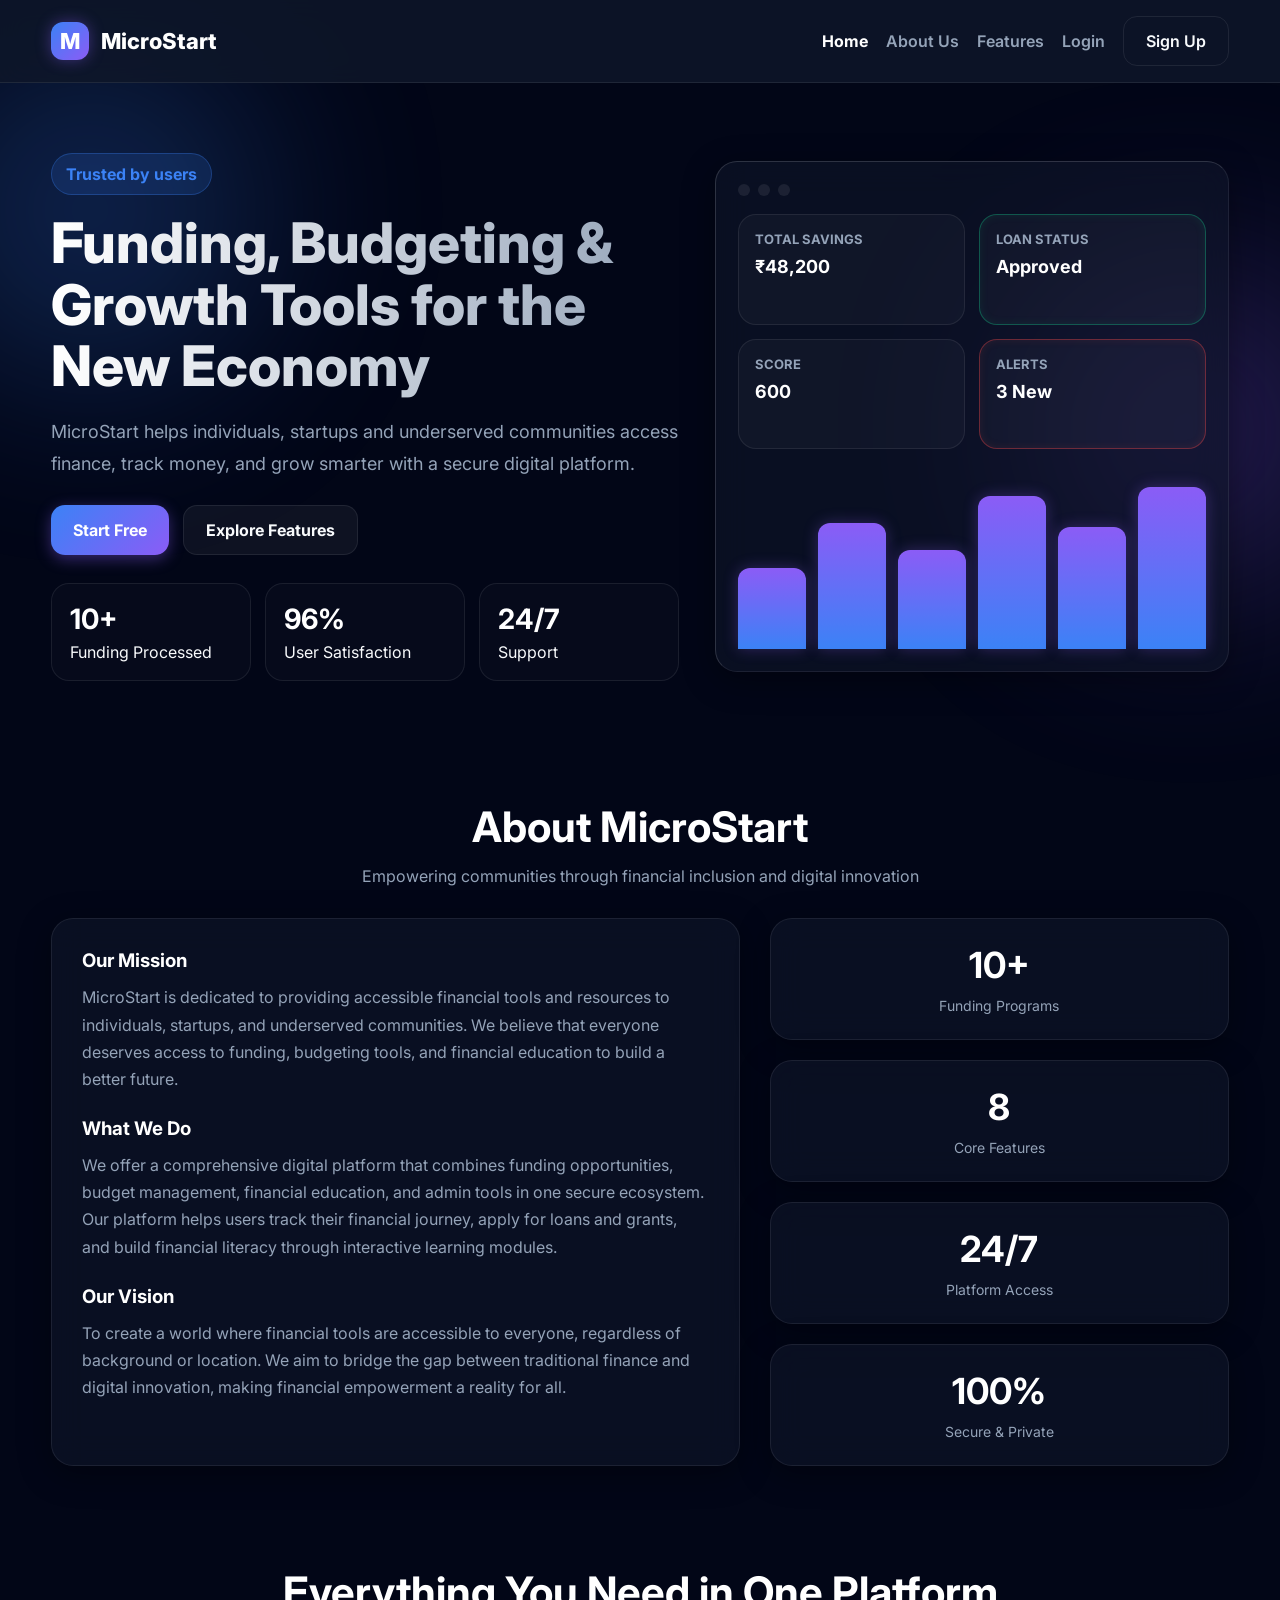
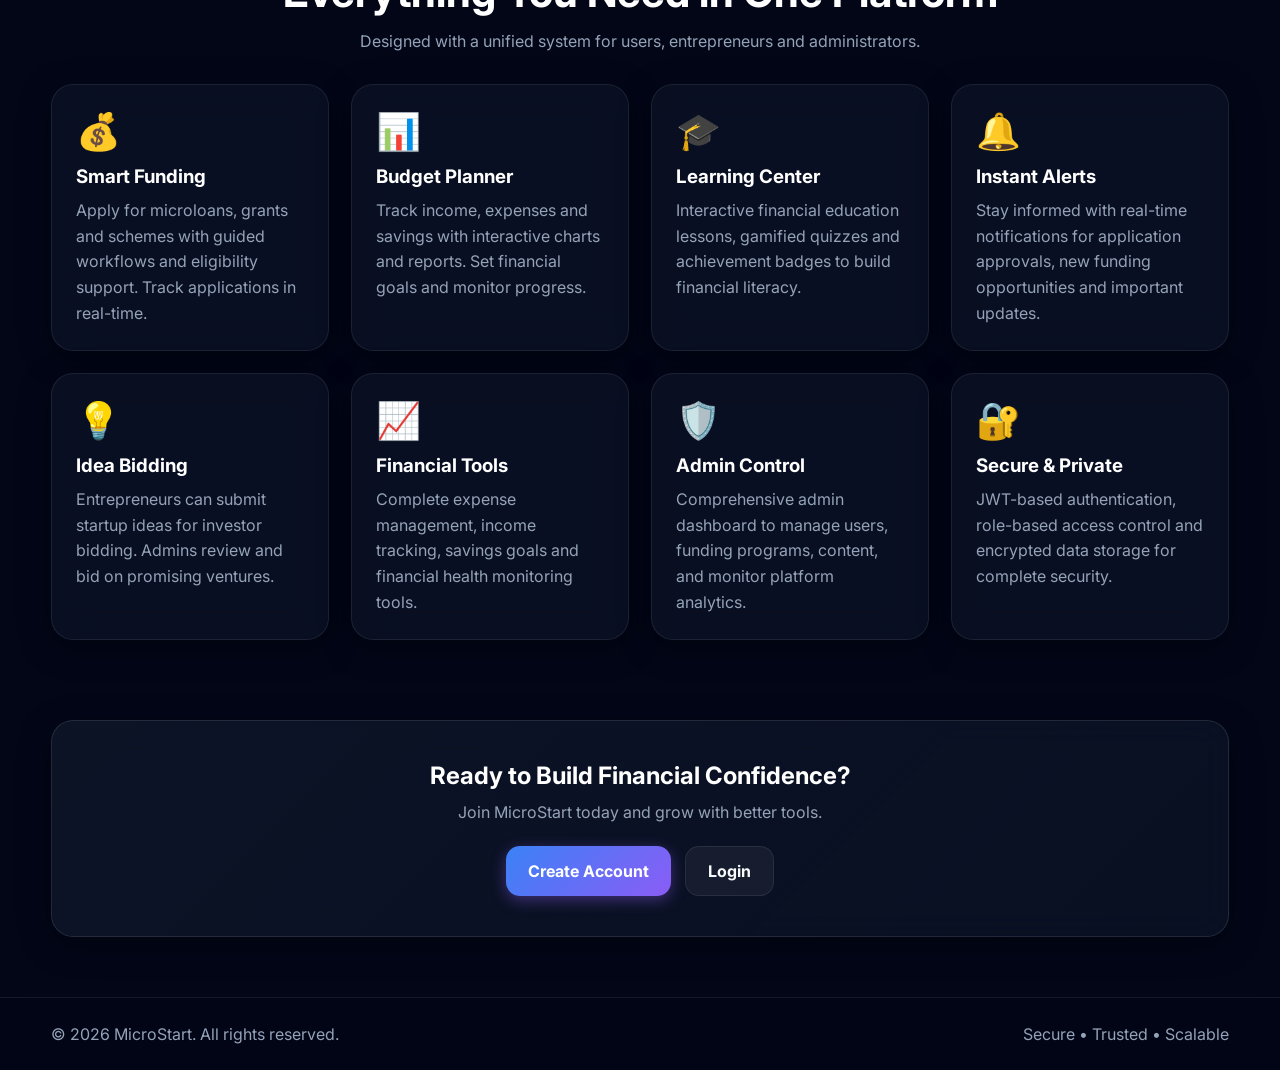
<file: microstart/src/main/resources/static/index.html>
<!DOCTYPE html>
<html lang="en">
<head>
    <meta charset="UTF-8">
    <meta name="viewport" content="width=device-width,initial-scale=1.0">
    <title>MicroStart | Financial Inclusion Platform</title>
    <link rel="stylesheet" href="css/main.css?v=4">
    <link rel="preconnect" href="https://fonts.googleapis.com">
    <link rel="preconnect" href="https://fonts.gstatic.com" crossorigin>
    <link href="https://fonts.googleapis.com/css2?family=Inter:wght@400;500;600;700;800&display=swap" rel="stylesheet">
</head>
<body>

<div class="bg-blur one"></div>
<div class="bg-blur two"></div>

<header class="topbar">
    <div class="container nav">

        <div class="brand">
            <div class="brand-mark">M</div>
            <span>MicroStart</span>
        </div>

        <nav class="menu">
            <a href="#" class="active">Home</a>
            <a href="#about">About Us</a>
            <a href="#features">Features</a>
            <a href="login.html">Login</a>
            <a href="register.html" class="btn btn-outline">Sign Up</a>
        </nav>

        <div class="mobile-toggle" onclick="toggleMenu()">☰</div>

    </div>
</header>

<section class="hero container">

    <div class="hero-left reveal">

        <div class="pill">
            Trusted by users
        </div>

        <h1>
            Funding, Budgeting & Growth Tools for the New Economy
        </h1>

        <p>
            MicroStart helps individuals, startups and underserved communities
            access finance, track money, and grow smarter with a secure digital platform.
        </p>

        <div class="hero-actions">
            <a href="register.html" class="btn">Start Free</a>
            <a href="#features" class="btn btn-light">Explore Features</a>
        </div>

        <div class="trust-row">
            <div class="trust-card">
                <h3>10+</h3>
                <span>Funding Processed</span>
            </div>

            <div class="trust-card">
                <h3>96%</h3>
                <span>User Satisfaction</span>
            </div>

            <div class="trust-card">
                <h3>24/7</h3>
                <span>Support</span>
            </div>
        </div>

    </div>

    <div class="hero-right reveal">

        <div class="dashboard-preview card">

            <div class="preview-head">
                <div></div><div></div><div></div>
            </div>

            <div class="stat-grid">

                <div class="mini-card">
                    <h4>Total Savings</h4>
                    <p>₹48,200</p>
                </div>

                <div class="mini-card success">
                    <h4>Loan Status</h4>
                    <p>Approved</p>
                </div>

                <div class="mini-card">
                    <h4>Score</h4>
                    <p>600</p>
                </div>

                <div class="mini-card alert">
                    <h4>Alerts</h4>
                    <p>3 New</p>
                </div>

            </div>

            <div class="chart-bars">
                <span style="height:45%"></span>
                <span style="height:70%"></span>
                <span style="height:55%"></span>
                <span style="height:85%"></span>
                <span style="height:68%"></span>
                <span style="height:90%"></span>
            </div>

        </div>

    </div>

</section>

<section id="about" class="section container">

    <div class="section-head reveal">
        <h2>About MicroStart</h2>
        <p>Empowering communities through financial inclusion and digital innovation</p>
    </div>

    <div class="about-content reveal">
        <div class="about-text card">
            <h3>Our Mission</h3>
            <p>MicroStart is dedicated to providing accessible financial tools and resources to individuals, startups, and underserved communities. We believe that everyone deserves access to funding, budgeting tools, and financial education to build a better future.</p>
            
            <h3>What We Do</h3>
            <p>We offer a comprehensive digital platform that combines funding opportunities, budget management, financial education, and admin tools in one secure ecosystem. Our platform helps users track their financial journey, apply for loans and grants, and build financial literacy through interactive learning modules.</p>
            
            <h3>Our Vision</h3>
            <p>To create a world where financial tools are accessible to everyone, regardless of background or location. We aim to bridge the gap between traditional finance and digital innovation, making financial empowerment a reality for all.</p>
        </div>

        <div class="about-stats">
            <div class="stat-card card reveal">
                <h3>10+</h3>
                <span>Funding Programs</span>
            </div>
            <div class="stat-card card reveal">
                <h3>8</h3>
                <span>Core Features</span>
            </div>
            <div class="stat-card card reveal">
                <h3>24/7</h3>
                <span>Platform Access</span>
            </div>
            <div class="stat-card card reveal">
                <h3>100%</h3>
                <span>Secure & Private</span>
            </div>
        </div>
    </div>

</section>

<section id="features" class="section container">

    <div class="section-head reveal">
        <h2>Everything You Need in One Platform</h2>
        <p>Designed with a unified system for users, entrepreneurs and administrators.</p>
    </div>

    <div class="feature-grid-4">

        <div class="feature card reveal">
            <div class="feature-icon">💰</div>
            <h3>Smart Funding</h3>
            <p>Apply for microloans, grants and schemes with guided workflows and eligibility support. Track applications in real-time.</p>
        </div>

        <div class="feature card reveal">
            <div class="feature-icon">📊</div>
            <h3>Budget Planner</h3>
            <p>Track income, expenses and savings with interactive charts and reports. Set financial goals and monitor progress.</p>
        </div>

        <div class="feature card reveal">
            <div class="feature-icon">🎓</div>
            <h3>Learning Center</h3>
            <p>Interactive financial education lessons, gamified quizzes and achievement badges to build financial literacy.</p>
        </div>

        <div class="feature card reveal">
            <div class="feature-icon">🔔</div>
            <h3>Instant Alerts</h3>
            <p>Stay informed with real-time notifications for application approvals, new funding opportunities and important updates.</p>
        </div>

        <div class="feature card reveal">
            <div class="feature-icon">💡</div>
            <h3>Idea Bidding</h3>
            <p>Entrepreneurs can submit startup ideas for investor bidding. Admins review and bid on promising ventures.</p>
        </div>

        <div class="feature card reveal">
            <div class="feature-icon">📈</div>
            <h3>Financial Tools</h3>
            <p>Complete expense management, income tracking, savings goals and financial health monitoring tools.</p>
        </div>

        <div class="feature card reveal">
            <div class="feature-icon">🛡️</div>
            <h3>Admin Control</h3>
            <p>Comprehensive admin dashboard to manage users, funding programs, content, and monitor platform analytics.</p>
        </div>

        <div class="feature card reveal">
            <div class="feature-icon">🔐</div>
            <h3>Secure & Private</h3>
            <p>JWT-based authentication, role-based access control and encrypted data storage for complete security.</p>
        </div>

    </div>

</section>

<section class="cta container card reveal">

    <h2>Ready to Build Financial Confidence?</h2>
    <p>Join MicroStart today and grow with better tools.</p>

    <div class="hero-actions">
        <a href="register.html" class="btn">Create Account</a>
        <a href="login.html" class="btn btn-light">Login</a>
    </div>

</section>

<footer class="footer">
    <div class="container foot">
        <span>© 2026 MicroStart. All rights reserved.</span>
        <span>Secure • Trusted • Scalable</span>
    </div>
</footer>

<script src="js/main.js?v=2"></script>
</body>
</html>
</file>
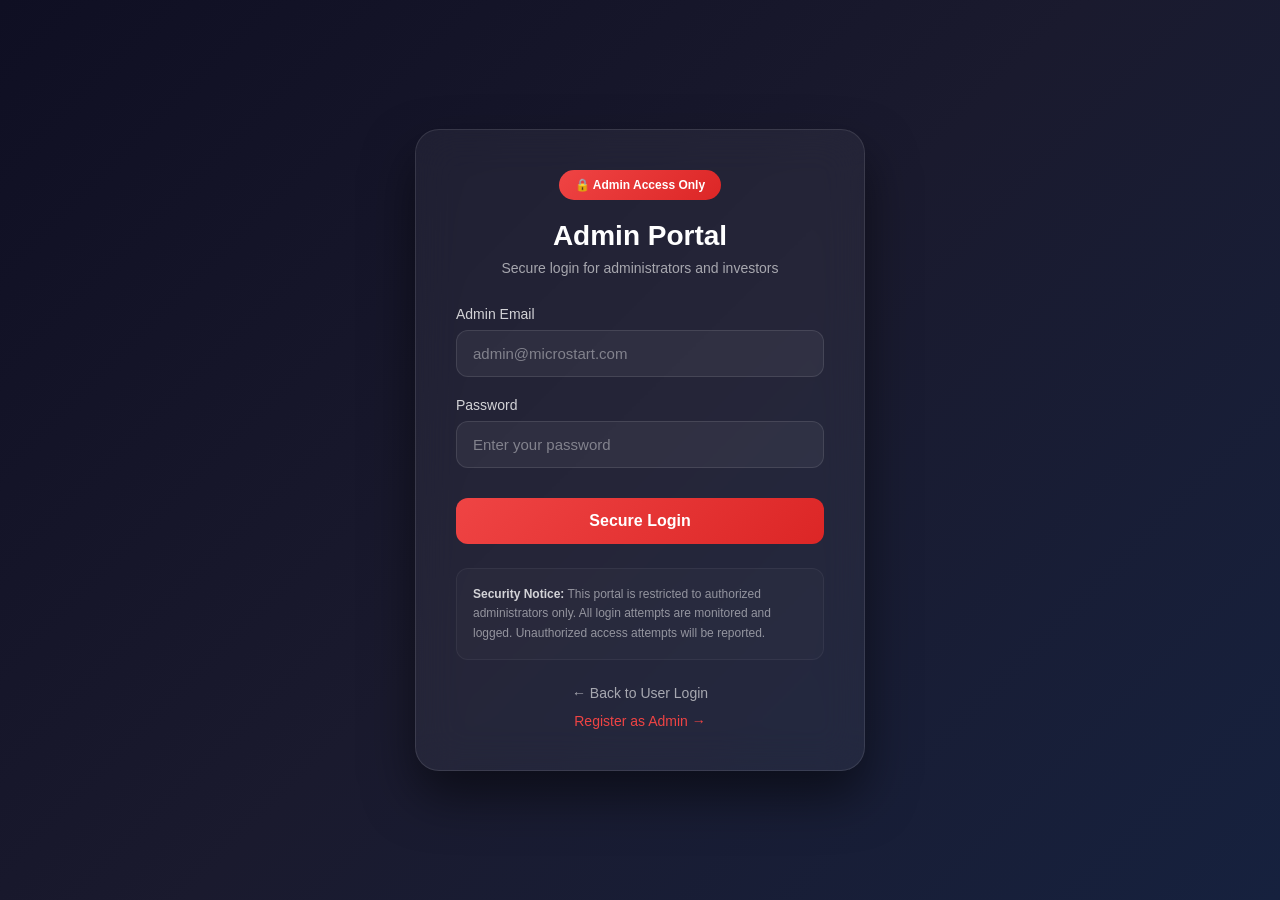
<file: microstart/src/main/resources/static/admin-login.html>
<!DOCTYPE html>
<html lang="en">
<head>
    <meta charset="UTF-8">
    <meta name="viewport" content="width=device-width,initial-scale=1.0">
    <title>Admin Login | MicroStart</title>
    <link rel="stylesheet" href="css/dashboard.css">
    <style>
        * {
            margin: 0;
            padding: 0;
            box-sizing: border-box;
        }
        
        body {
            font-family: 'Segoe UI', Tahoma, Geneva, Verdana, sans-serif;
            background: linear-gradient(135deg, #0f0f23 0%, #1a1a2e 50%, #16213e 100%);
            min-height: 100vh;
            display: flex;
            align-items: center;
            justify-content: center;
            padding: 20px;
        }
        
        .admin-login-container {
            background: rgba(255, 255, 255, 0.05);
            backdrop-filter: blur(20px);
            border: 1px solid rgba(255, 255, 255, 0.1);
            border-radius: 24px;
            padding: 40px;
            max-width: 450px;
            width: 100%;
            box-shadow: 0 25px 50px rgba(0, 0, 0, 0.5);
        }
        
        .admin-header {
            text-align: center;
            margin-bottom: 30px;
        }
        
        .admin-header h1 {
            color: #fff;
            font-size: 28px;
            margin-bottom: 8px;
        }
        
        .admin-header p {
            color: rgba(255, 255, 255, 0.6);
            font-size: 14px;
        }
        
        .admin-badge {
            display: inline-flex;
            align-items: center;
            gap: 8px;
            background: linear-gradient(135deg, #ef4444, #dc2626);
            color: #fff;
            padding: 8px 16px;
            border-radius: 20px;
            font-size: 12px;
            font-weight: 600;
            margin-bottom: 20px;
        }
        
        .form-group {
            margin-bottom: 20px;
        }
        
        .form-group label {
            display: block;
            color: rgba(255, 255, 255, 0.8);
            font-size: 14px;
            margin-bottom: 8px;
            font-weight: 500;
        }
        
        .form-group input {
            width: 100%;
            padding: 14px 16px;
            background: rgba(255, 255, 255, 0.05);
            border: 1px solid rgba(255, 255, 255, 0.1);
            border-radius: 12px;
            color: #fff;
            font-size: 15px;
            transition: all 0.3s ease;
        }
        
        .form-group input:focus {
            outline: none;
            border-color: #ef4444;
            background: rgba(239, 68, 68, 0.05);
        }
        
        .form-group input::placeholder {
            color: rgba(255, 255, 255, 0.4);
        }
        
        .login-btn {
            width: 100%;
            padding: 14px;
            background: linear-gradient(135deg, #ef4444, #dc2626);
            border: none;
            border-radius: 12px;
            color: #fff;
            font-size: 16px;
            font-weight: 600;
            cursor: pointer;
            transition: all 0.3s ease;
            margin-top: 10px;
        }
        
        .login-btn:hover {
            transform: translateY(-2px);
            box-shadow: 0 10px 30px rgba(239, 68, 68, 0.3);
        }
        
        .login-btn:active {
            transform: translateY(0);
        }
        
        .back-link {
            text-align: center;
            margin-top: 24px;
        }
        
        .back-link a {
            color: rgba(255, 255, 255, 0.6);
            text-decoration: none;
            font-size: 14px;
            transition: color 0.3s ease;
        }
        
        .back-link a:hover {
            color: #fff;
        }
        
        .message {
            padding: 12px 16px;
            border-radius: 8px;
            margin-bottom: 20px;
            font-size: 14px;
            display: none;
        }
        
        .message.error {
            background: rgba(239, 68, 68, 0.1);
            border: 1px solid rgba(239, 68, 68, 0.3);
            color: #ef4444;
        }
        
        .message.success {
            background: rgba(16, 185, 129, 0.1);
            border: 1px solid rgba(16, 185, 129, 0.3);
            color: #10b981;
        }
        
        .message.show {
            display: block;
        }
        
        .security-note {
            margin-top: 24px;
            padding: 16px;
            background: rgba(255, 255, 255, 0.02);
            border: 1px solid rgba(255, 255, 255, 0.05);
            border-radius: 12px;
        }
        
        .security-note p {
            color: rgba(255, 255, 255, 0.5);
            font-size: 12px;
            line-height: 1.6;
        }
        
        .security-note p strong {
            color: rgba(255, 255, 255, 0.8);
        }
    </style>
</head>
<body>
    <div class="admin-login-container">
        <div class="admin-header">
            <div class="admin-badge">🔒 Admin Access Only</div>
            <h1>Admin Portal</h1>
            <p>Secure login for administrators and investors</p>
        </div>
        
        <div id="message" class="message"></div>
        
        <form id="adminLoginForm">
            <div class="form-group">
                <label for="email">Admin Email</label>
                <input type="email" id="email" placeholder="admin@microstart.com" required>
            </div>
            
            <div class="form-group">
                <label for="password">Password</label>
                <input type="password" id="password" placeholder="Enter your password" required>
            </div>
            
            <button type="submit" class="login-btn">Secure Login</button>
        </form>
        
        <div class="security-note">
            <p><strong>Security Notice:</strong> This portal is restricted to authorized administrators only. All login attempts are monitored and logged. Unauthorized access attempts will be reported.</p>
        </div>
        
        <div class="back-link">
            <a href="login.html">← Back to User Login</a>
        </div>
        
        <div class="back-link" style="margin-top: 10px;">
            <a href="admin-register.html" style="color: #ef4444;">Register as Admin →</a>
        </div>
    </div>
    
    <script>
        document.getElementById('adminLoginForm').addEventListener('submit', async function(e) {
            e.preventDefault();
            
            const email = document.getElementById('email').value;
            const password = document.getElementById('password').value;
            const messageDiv = document.getElementById('message');
            
            try {
                const response = await fetch('/api/auth/login', {
                    method: 'POST',
                    headers: {
                        'Content-Type': 'application/json'
                    },
                    body: JSON.stringify({ email, password })
                });
                
                const data = await response.json();
                
                if (response.ok) {
                    // Check if user has admin role
                    const token = data.token;
                    const payload = JSON.parse(atob(token.split('.')[1]));
                    const role = payload.role || payload.authorities;
                    
                    if (role && role.includes('ROLE_ADMIN')) {
                        localStorage.setItem('token', token);
                        if (data.refreshToken) {
                            localStorage.setItem('refreshToken', data.refreshToken);
                        }
                        
                        messageDiv.className = 'message success show';
                        messageDiv.textContent = 'Login successful! Redirecting...';
                        
                        setTimeout(() => {
                            window.location.href = 'admin.html';
                        }, 1500);
                    } else {
                        messageDiv.className = 'message error show';
                        messageDiv.textContent = 'Access denied: You do not have admin privileges.';
                    }
                } else {
                    messageDiv.className = 'message error show';
                    messageDiv.textContent = data.message || 'Login failed. Please check your credentials.';
                }
            } catch (error) {
                messageDiv.className = 'message error show';
                messageDiv.textContent = 'Error connecting to server. Please try again.';
            }
        });
    </script>
</body>
</html>
</file>
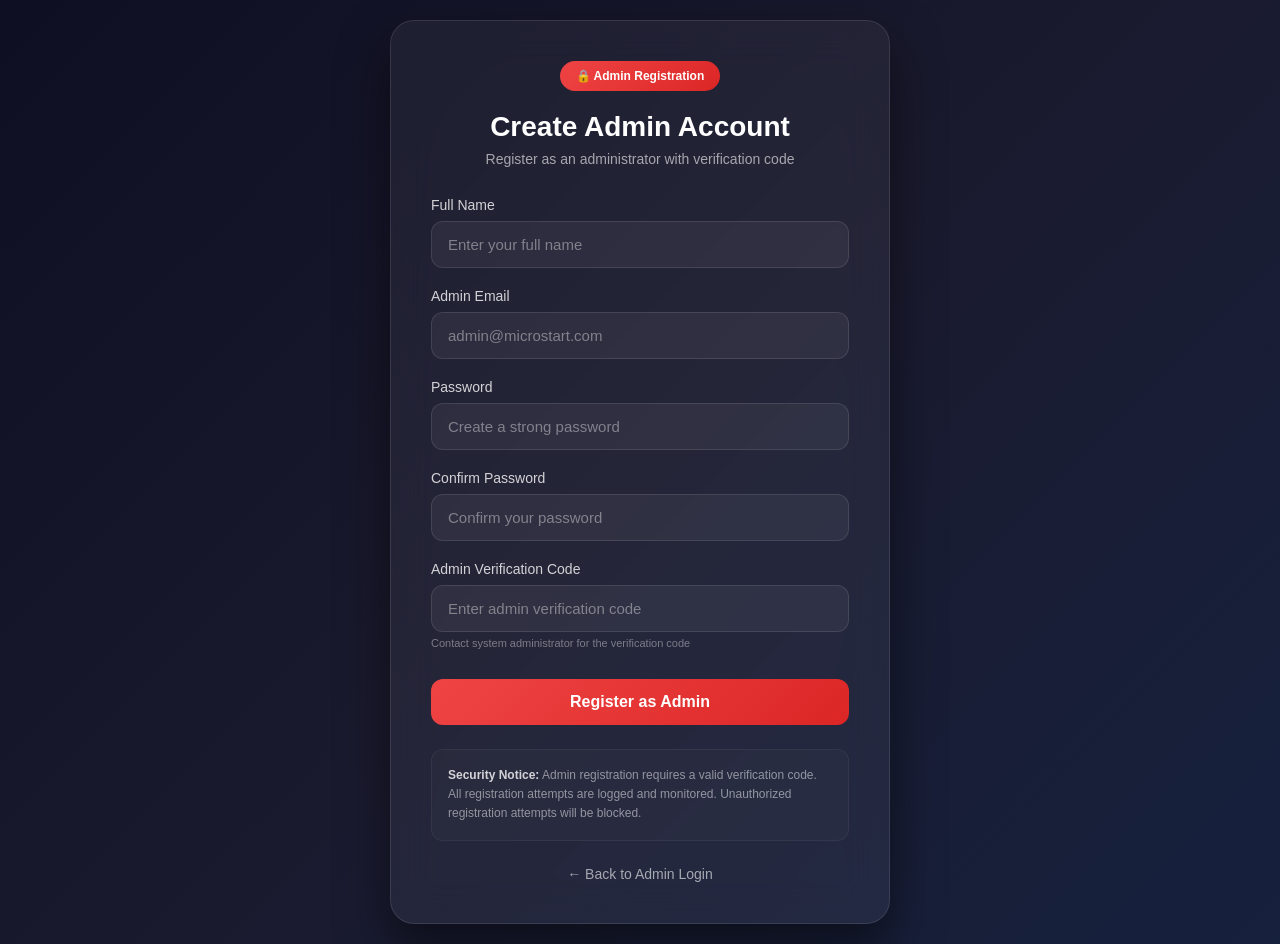
<file: microstart/src/main/resources/static/admin-register.html>
<!DOCTYPE html>
<html lang="en">
<head>
    <meta charset="UTF-8">
    <meta name="viewport" content="width=device-width,initial-scale=1.0">
    <title>Admin Registration | MicroStart</title>
    <link rel="stylesheet" href="css/dashboard.css">
    <style>
        * {
            margin: 0;
            padding: 0;
            box-sizing: border-box;
        }
        
        body {
            font-family: 'Segoe UI', Tahoma, Geneva, Verdana, sans-serif;
            background: linear-gradient(135deg, #0f0f23 0%, #1a1a2e 50%, #16213e 100%);
            min-height: 100vh;
            display: flex;
            align-items: center;
            justify-content: center;
            padding: 20px;
        }
        
        .admin-register-container {
            background: rgba(255, 255, 255, 0.05);
            backdrop-filter: blur(20px);
            border: 1px solid rgba(255, 255, 255, 0.1);
            border-radius: 24px;
            padding: 40px;
            max-width: 500px;
            width: 100%;
            box-shadow: 0 25px 50px rgba(0, 0, 0, 0.5);
        }
        
        .admin-header {
            text-align: center;
            margin-bottom: 30px;
        }
        
        .admin-header h1 {
            color: #fff;
            font-size: 28px;
            margin-bottom: 8px;
        }
        
        .admin-header p {
            color: rgba(255, 255, 255, 0.6);
            font-size: 14px;
        }
        
        .admin-badge {
            display: inline-flex;
            align-items: center;
            gap: 8px;
            background: linear-gradient(135deg, #ef4444, #dc2626);
            color: #fff;
            padding: 8px 16px;
            border-radius: 20px;
            font-size: 12px;
            font-weight: 600;
            margin-bottom: 20px;
        }
        
        .form-group {
            margin-bottom: 20px;
        }
        
        .form-group label {
            display: block;
            color: rgba(255, 255, 255, 0.8);
            font-size: 14px;
            margin-bottom: 8px;
            font-weight: 500;
        }
        
        .form-group input {
            width: 100%;
            padding: 14px 16px;
            background: rgba(255, 255, 255, 0.05);
            border: 1px solid rgba(255, 255, 255, 0.1);
            border-radius: 12px;
            color: #fff;
            font-size: 15px;
            transition: all 0.3s ease;
        }
        
        .form-group input:focus {
            outline: none;
            border-color: #ef4444;
            background: rgba(239, 68, 68, 0.05);
        }
        
        .form-group input::placeholder {
            color: rgba(255, 255, 255, 0.4);
        }
        
        .register-btn {
            width: 100%;
            padding: 14px;
            background: linear-gradient(135deg, #ef4444, #dc2626);
            border: none;
            border-radius: 12px;
            color: #fff;
            font-size: 16px;
            font-weight: 600;
            cursor: pointer;
            transition: all 0.3s ease;
            margin-top: 10px;
        }
        
        .register-btn:hover {
            transform: translateY(-2px);
            box-shadow: 0 10px 30px rgba(239, 68, 68, 0.3);
        }
        
        .back-link {
            text-align: center;
            margin-top: 24px;
        }
        
        .back-link a {
            color: rgba(255, 255, 255, 0.6);
            text-decoration: none;
            font-size: 14px;
            transition: color 0.3s ease;
        }
        
        .back-link a:hover {
            color: #fff;
        }
        
        .message {
            padding: 12px 16px;
            border-radius: 8px;
            margin-bottom: 20px;
            font-size: 14px;
            display: none;
        }
        
        .message.error {
            background: rgba(239, 68, 68, 0.1);
            border: 1px solid rgba(239, 68, 68, 0.3);
            color: #ef4444;
        }
        
        .message.success {
            background: rgba(16, 185, 129, 0.1);
            border: 1px solid rgba(16, 185, 129, 0.3);
            color: #10b981;
        }
        
        .message.show {
            display: block;
        }
        
        .security-note {
            margin-top: 24px;
            padding: 16px;
            background: rgba(255, 255, 255, 0.02);
            border: 1px solid rgba(255, 255, 255, 0.05);
            border-radius: 12px;
        }
        
        .security-note p {
            color: rgba(255, 255, 255, 0.5);
            font-size: 12px;
            line-height: 1.6;
        }
        
        .security-note p strong {
            color: rgba(255, 255, 255, 0.8);
        }
    </style>
</head>
<body>
    <div class="admin-register-container">
        <div class="admin-header">
            <div class="admin-badge">🔒 Admin Registration</div>
            <h1>Create Admin Account</h1>
            <p>Register as an administrator with verification code</p>
        </div>
        
        <div id="message" class="message"></div>
        
        <form id="adminRegisterForm">
            <div class="form-group">
                <label for="fullName">Full Name</label>
                <input type="text" id="fullName" placeholder="Enter your full name" required>
            </div>
            
            <div class="form-group">
                <label for="email">Admin Email</label>
                <input type="email" id="email" placeholder="admin@microstart.com" required>
            </div>
            
            <div class="form-group">
                <label for="password">Password</label>
                <input type="password" id="password" placeholder="Create a strong password" required>
            </div>
            
            <div class="form-group">
                <label for="confirmPassword">Confirm Password</label>
                <input type="password" id="confirmPassword" placeholder="Confirm your password" required>
            </div>
            
            <div class="form-group">
                <label for="adminCode">Admin Verification Code</label>
                <input type="text" id="adminCode" placeholder="Enter admin verification code" required>
                <small style="color: rgba(255, 255, 255, 0.4); font-size: 11px; margin-top: 5px; display: block;">Contact system administrator for the verification code</small>
            </div>
            
            <button type="submit" class="register-btn">Register as Admin</button>
        </form>
        
        <div class="security-note">
            <p><strong>Security Notice:</strong> Admin registration requires a valid verification code. All registration attempts are logged and monitored. Unauthorized registration attempts will be blocked.</p>
        </div>
        
        <div class="back-link">
            <a href="admin-login.html">← Back to Admin Login</a>
        </div>
    </div>
    
    <script>
        document.getElementById('adminRegisterForm').addEventListener('submit', async function(e) {
            e.preventDefault();
            
            const fullName = document.getElementById('fullName').value;
            const email = document.getElementById('email').value;
            const password = document.getElementById('password').value;
            const confirmPassword = document.getElementById('confirmPassword').value;
            const adminCode = document.getElementById('adminCode').value;
            const messageDiv = document.getElementById('message');
            
            if (password !== confirmPassword) {
                messageDiv.className = 'message error show';
                messageDiv.textContent = 'Passwords do not match';
                return;
            }
            
            if (password.length < 6) {
                messageDiv.className = 'message error show';
                messageDiv.textContent = 'Password must be at least 6 characters';
                return;
            }
            
            try {
                const response = await fetch('/api/auth/admin/register', {
                    method: 'POST',
                    headers: {
                        'Content-Type': 'application/json'
                    },
                    body: JSON.stringify({ 
                        fullName, 
                        email, 
                        password,
                        adminCode 
                    })
                });
                
                const data = await response.json();
                
                if (response.ok) {
                    messageDiv.className = 'message success show';
                    messageDiv.textContent = 'Admin registration successful! Redirecting to login...';
                    
                    setTimeout(() => {
                        window.location.href = 'admin-login.html';
                    }, 2000);
                } else {
                    messageDiv.className = 'message error show';
                    messageDiv.textContent = data.message || data.error || 'Registration failed. Please check your details.';
                }
            } catch (error) {
                messageDiv.className = 'message error show';
                messageDiv.textContent = 'Error connecting to server. Please try again.';
            }
        });
    </script>
</body>
</html>
</file>
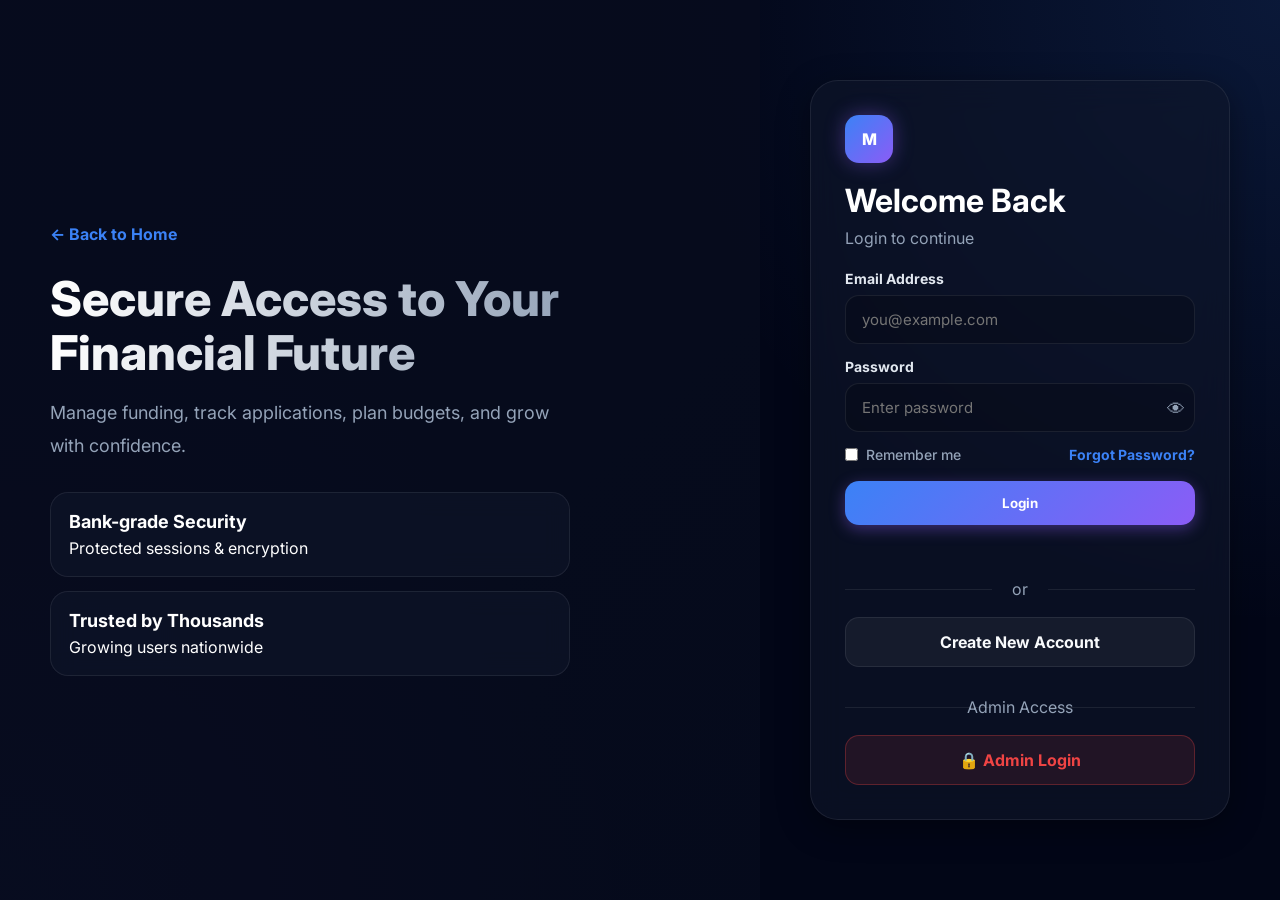
<file: microstart/src/main/resources/static/education.html>
<!DOCTYPE html>
<html lang="en">
<head>
    <meta charset="UTF-8">
    <meta name="viewport" content="width=device-width,initial-scale=1.0">
    <title>Education | MicroStart</title>
    <link rel="stylesheet" href="css/dashboard.css?v=3">
</head>
<body>

<div class="app-layout">

    <aside class="sidebar">
        <div class="brand-wrap">
            <div class="brand-mark">M</div>
            <div><h2>MicroStart</h2><span>Fintech Suite</span></div>
        </div>

        <nav class="side-nav">
            <a href="dashboard.html">Dashboard</a>
            <a href="funding.html">Funding</a>
            <a href="tracking.html">Tracking</a>
            <a href="budget.html">Budgeting</a>
            <a href="education.html" class="active">Education</a>
            <a href="profile.html">Profile</a>
            <a href="admin.html">Admin Central</a>
        </nav>

        <a href="login.html" class="logout-btn">Logout</a>
    </aside>

    <main class="main" style="display: flex; flex-direction: column; height: 100vh; padding: 0;">
        <header class="top-header" style="padding: 15px 30px; border-bottom: 1px solid var(--glass-border);">
            <div>
                <h1 style="font-size: 20px;">MicroStart Academy</h1>
                <p style="font-size: 13px;">Master financial skills interactively.</p>
            </div>
            <div style="display: flex; gap: 15px; align-items: center;">
                <div class="stat-badge" style="background: rgba(255,255,255,0.05); padding: 5px 15px; border-radius: 20px; font-size: 13px;">
                    🔥 Streak: <span id="streakCount" class="green">3 Days</span>
                </div>
                <div class="stat-badge" style="background: rgba(255,255,255,0.05); padding: 5px 15px; border-radius: 20px; font-size: 13px;">
                    ⭐ Score: <span id="totalScore" class="blue">0</span>
                </div>
            </div>
        </header>

        <!-- Course Type Tabs -->
        <div style="padding: 15px 30px; border-bottom: 1px solid var(--glass-border); display: flex; gap: 10px;">
            <button class="course-tab active" onclick="switchTab('internal')" id="internalTab">
                📚 Internal Courses
            </button>
            <button class="course-tab" onclick="switchTab('coursera')" id="courseraTab">
                🎓 Coursera Courses
            </button>
        </div>

        <!-- Internal Courses Section -->
        <div id="internalSection" class="edu-layout" style="display: flex; flex: 1; overflow: hidden;">
            <!-- Left Navigation (W3Schools Style) -->
            <div class="edu-nav" style="width: 250px; background: rgba(0,0,0,0.2); border-right: 1px solid var(--glass-border); overflow-y: auto; padding: 20px 0; flex-shrink: 0;">
                <h3 style="padding: 0 20px; font-size: 12px; color: var(--muted); text-transform: uppercase; letter-spacing: 1px; margin-bottom: 10px;">Modules</h3>
                <ul id="lessonList" style="list-style: none; padding: 0; margin: 0;">
                    <!-- Populated by JS -->
                </ul>
            </div>

            <!-- Main Work Area (LeetCode Style Split Pane) -->
            <div class="edu-workspace" style="display: flex; flex: 1; overflow: hidden; gap: 0;">
                
                <!-- Reading Pane -->
                <div class="edu-reading" style="flex: 1; padding: 30px; overflow-y: auto; border-right: 1px solid var(--glass-border); max-width: 50%;">
                    <div id="readingContent">
                        <div style="background: linear-gradient(135deg, var(--primary), var(--primary2)); padding: 25px; border-radius: 16px; margin-bottom: 25px;">
                            <h2 id="lessonTitle" style="font-size: 24px; margin-bottom: 8px; color: #fff;">Select a lesson</h2>
                            <p style="color: rgba(255,255,255,0.8);">Choose a module from the left to begin learning</p>
                        </div>
                        <div id="lessonBody" style="color: #cbd5e1; line-height: 1.7; font-size: 14px;">
                            <p>Loading module content...</p>
                        </div>
                    </div>
                </div>

                <!-- Interactive/Quiz Pane -->
                <div class="edu-interactive" style="flex: 1; padding: 30px; overflow-y: auto; background: rgba(0,0,0,0.15); display: flex; flex-direction: column; max-width: 50%;">
                    <div style="display: flex; justify-content: space-between; align-items: center; margin-bottom: 20px;">
                        <h3 style="color: #fff; font-size: 16px; font-weight: 700;">Knowledge Check</h3>
                        <span class="pill-blue" style="font-size: 11px; padding: 5px 12px; border-radius: 20px;">Interactive Quiz</span>
                    </div>

                    <div id="quizContainer" style="flex: 1; background: rgba(255,255,255,0.02); border: 1px solid var(--glass-border); border-radius: 12px; padding: 20px;">
                        <p id="quizQuestion" style="margin-bottom: 20px; font-weight: 600; color: #fff; font-size: 15px; line-height: 1.5;">Select a module from the left to begin.</p>
                        <div id="quizOptions" style="display: flex; flex-direction: column; gap: 10px;">
                            <!-- Options -->
                        </div>
                    </div>

                    <div style="margin-top: 20px; display: flex; justify-content: space-between; align-items: center;">
                        <div id="quizResult" style="font-size: 14px; font-weight: 600;"></div>
                        <div style="display: flex; gap: 10px;">
                            <button class="primary-action" id="quizSubmitBtn" onclick="submitLessonQuiz()" style="display:none; padding: 10px 25px; border-radius: 10px;">Submit Answer</button>
                            <button class="primary-action" id="nextLessonBtn" onclick="nextLesson()" style="display:none; background: var(--primary2); padding: 10px 25px; border-radius: 10px;">Next Module →</button>
                        </div>
                    </div>
                </div>
            </div>
        </div>

        <!-- Coursera Courses Section -->
        <div id="courseraSection" class="coursera-section" style="display: none; flex: 1; overflow-y: auto; padding: 30px;">
            <h2 style="font-size: 28px; margin-bottom: 10px; color: #fff;">Coursera Financial Education Courses</h2>
            <p style="color: var(--muted); margin-bottom: 30px;">Expand your financial knowledge with world-class courses from Coursera</p>
            
            <div class="coursera-grid" id="courseraGrid">
                <!-- Coursera courses will be populated here -->
            </div>
        </div>
    </main>
</div>

<style>
    .course-tab {
        padding: 12px 24px;
        border-radius: 12px;
        background: rgba(255, 255, 255, 0.05);
        border: 1px solid var(--glass-border);
        color: var(--muted);
        font-weight: 600;
        cursor: pointer;
        transition: .3s;
        font-size: 14px;
    }
    .course-tab:hover {
        background: rgba(255, 255, 255, 0.1);
        color: #fff;
    }
    .course-tab.active {
        background: linear-gradient(135deg, var(--primary), var(--primary2));
        border-color: transparent;
        color: #fff;
        box-shadow: 0 4px 15px rgba(139, 92, 246, 0.4);
    }

    .edu-nav li {
        padding: 12px 20px;
        color: #94a3b8;
        cursor: pointer;
        border-left: 3px solid transparent;
        transition: .2s;
        font-size: 14px;
        font-weight: 500;
    }
    .edu-nav li:hover { background: rgba(255,255,255,0.05); color: #fff; }
    .edu-nav li.active {
        background: rgba(139, 92, 246, 0.1);
        color: #fff;
        border-left-color: var(--primary);
    }
    .edu-nav li.completed::after {
        content: ' ✓';
        color: #10b981;
    }
    
    .opt-label {
        background: rgba(0,0,0,0.2);
        padding: 15px;
        border-radius: 8px;
        border: 1px solid var(--glass-border);
        cursor: pointer;
        transition: .2s;
        display: flex;
        align-items: center;
        color: #cbd5e1;
    }
    .opt-label:hover { border-color: rgba(139, 92, 246, 0.5); background: rgba(139, 92, 246, 0.05); }
    .opt-label input:checked + span { color: #fff; font-weight: 600; }
    .opt-label.selected { border-color: var(--primary); background: rgba(139, 92, 246, 0.1); }

    .coursera-grid {
        display: grid;
        grid-template-columns: repeat(auto-fill, minmax(280px, 1fr));
        gap: 24px;
    }

    @media (min-width: 1200px) {
        .coursera-grid {
            grid-template-columns: repeat(4, 1fr);
        }
    }

    @media (min-width: 900px) and (max-width: 1199px) {
        .coursera-grid {
            grid-template-columns: repeat(3, 1fr);
        }
    }

    @media (min-width: 600px) and (max-width: 899px) {
        .coursera-grid {
            grid-template-columns: repeat(2, 1fr);
        }
    }

    .coursera-card {
        background: var(--glass-bg);
        backdrop-filter: blur(16px);
        border: 1px solid var(--glass-border);
        border-radius: 20px;
        padding: 24px;
        transition: transform 0.3s ease, box-shadow 0.3s ease;
        box-shadow: var(--shadow);
        cursor: pointer;
        text-decoration: none;
        display: block;
    }

    .coursera-card:hover {
        transform: translateY(-8px);
        box-shadow: 0 16px 40px rgba(0, 0, 0, 0.5);
        border-color: rgba(255, 255, 255, 0.2);
    }

    .coursera-card-icon {
        width: 56px;
        height: 56px;
        border-radius: 16px;
        background: linear-gradient(135deg, #0056D2, #0066FF);
        display: grid;
        place-items: center;
        font-size: 28px;
        margin-bottom: 16px;
    }

    .coursera-card h3 {
        color: #fff;
        font-size: 18px;
        font-weight: 700;
        margin-bottom: 8px;
    }

    .coursera-card p {
        color: var(--muted);
        font-size: 14px;
        line-height: 1.6;
        margin-bottom: 16px;
    }

    .coursera-card-meta {
        display: flex;
        gap: 12px;
        font-size: 12px;
        color: var(--muted);
    }

    .coursera-card-meta span {
        background: rgba(255, 255, 255, 0.05);
        padding: 4px 10px;
        border-radius: 8px;
    }

    .coursera-badge {
        display: inline-block;
        background: rgba(0, 86, 210, 0.2);
        color: #0066FF;
        padding: 4px 12px;
        border-radius: 20px;
        font-size: 11px;
        font-weight: 600;
        margin-bottom: 12px;
    }
</style>

<script src="js/education.js?v=3"></script>
</body>
</html>
</file>
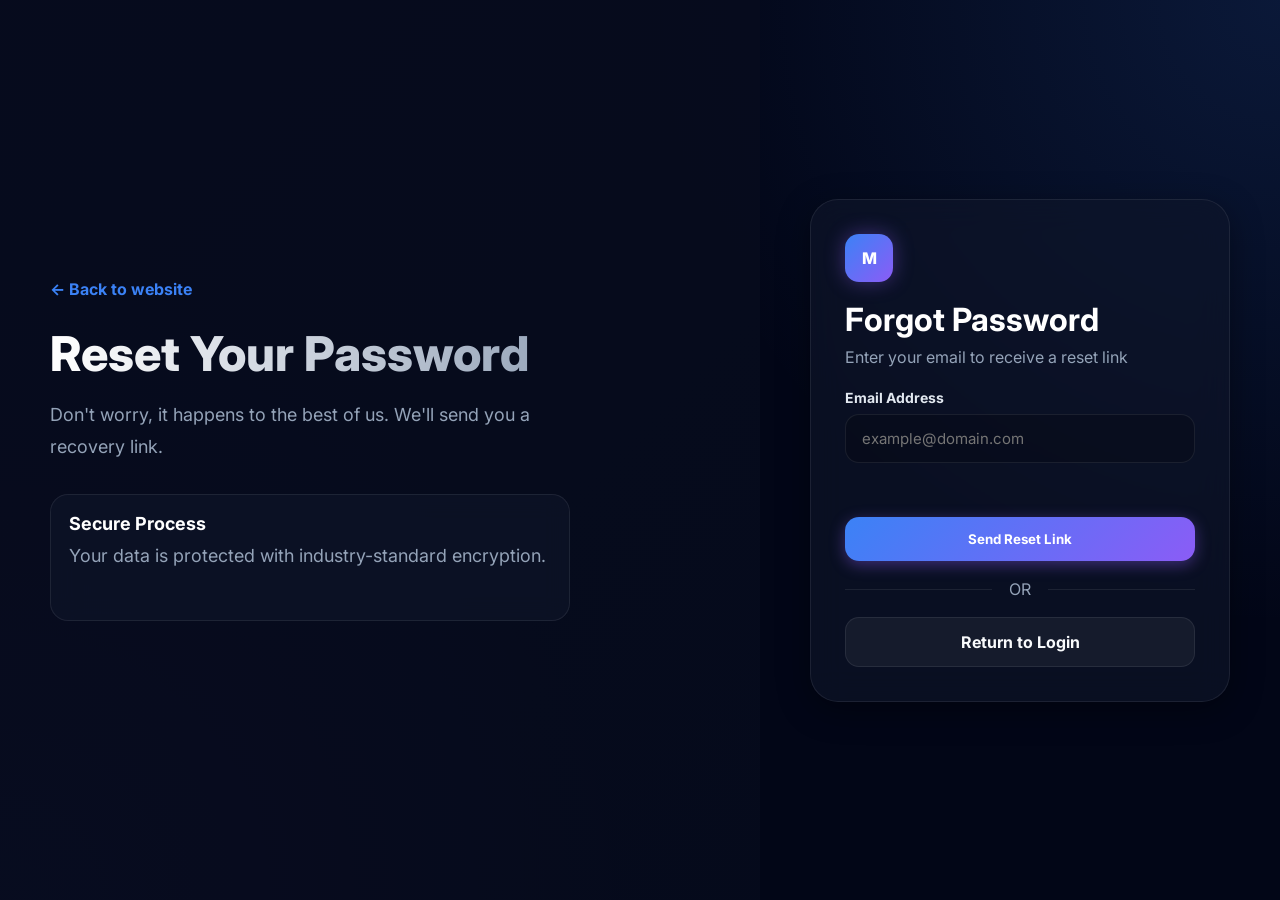
<file: microstart/src/main/resources/static/forgot-password.html>
<!DOCTYPE html>
<html lang="en">
<head>
    <meta charset="UTF-8">
    <meta name="viewport" content="width=device-width,initial-scale=1.0">
    <title>Forgot Password | MicroStart</title>
    <link rel="stylesheet" href="css/auth.css">
    <link rel="preconnect" href="https://fonts.googleapis.com">
    <link rel="preconnect" href="https://fonts.gstatic.com" crossorigin>
    <link href="https://fonts.googleapis.com/css2?family=Inter:wght@400;500;600;700;800&display=swap" rel="stylesheet">
</head>
<body>

<div class="auth-layout">
    
    <!-- Left branding -->
    <div class="auth-brand">
        <div class="overlay"></div>
        
        <div class="brand-content">
            <a href="index.html" class="brand-link">← Back to website</a>
            
            <h1>Reset Your Password</h1>
            <p>Don't worry, it happens to the best of us. We'll send you a recovery link.</p>
            
            <div class="trust-grid">
                <div class="trust-card">
                    <h3>Secure Process</h3>
                    <p>Your data is protected with industry-standard encryption.</p>
                </div>
            </div>
            
        </div>
    </div>
    
    <!-- Right Form -->
    <div class="auth-panel">
        
        <div class="auth-card">
            
            <div class="logo-mark">M</div>
            
            <h2>Forgot Password</h2>
            <p class="sub">Enter your email to receive a reset link</p>
            
            <label>Email Address</label>
            <input type="email" id="email" placeholder="example@domain.com">
            
            <div id="msg" class="msg"></div>
            
            <button onclick="forgotPassword()" class="primary-btn">Send Reset Link</button>
            
            <div class="divider">OR</div>
            
            <a href="login.html" class="ghost-btn">Return to Login</a>
            
        </div>
        
    </div>

</div>

<script src="js/auth.js"></script>
</body>
</html>
</file>
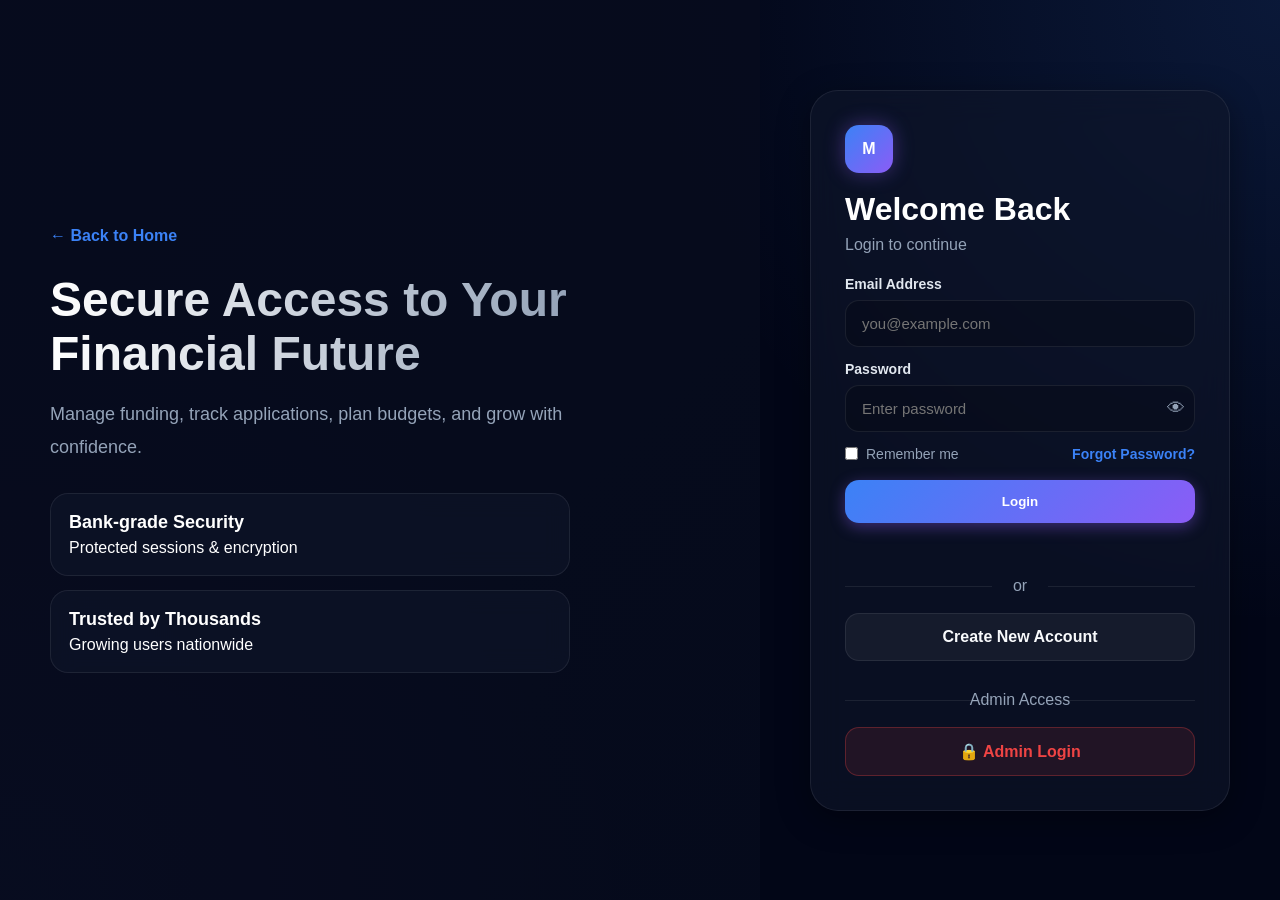
<file: microstart/src/main/resources/static/funding.html>
<!DOCTYPE html>
<html lang="en">
<head>
    <meta charset="UTF-8">
    <meta name="viewport" content="width=device-width,initial-scale=1.0">
    <title>Funding | MicroStart</title>
    <link rel="stylesheet" href="css/dashboard.css">
</head>
<body>

<div class="app-layout">

    <aside class="sidebar">
        <div class="brand-wrap">
            <div class="brand-mark">M</div>
            <div><h2>MicroStart</h2><span>Fintech Suite</span></div>
        </div>

        <nav class="side-nav">
            <a href="dashboard.html">Dashboard</a>
            <a href="funding.html" class="active">Funding</a>
            <a href="tracking.html">Tracking</a>
            <a href="budget.html">Budgeting</a>
            <a href="education.html">Education</a>
            <a href="profile.html">Profile</a>
            <a href="admin.html">Admin Central</a>
        </nav>

        <div class="side-bottom">
            <a href="login.html" class="logout-btn">Logout</a>
        </div>
    </aside>

    <main class="main">

        <header class="top-header">
            <div>
                <h1>Funding Opportunities</h1>
                <p>Submit your startup ideas and get funding from investors.</p>
            </div>
        </header>

        <!-- Tab Navigation -->
        <div style="padding: 15px 30px; border-bottom: 1px solid var(--glass-border); display: flex; gap: 10px;">
            <button class="course-tab active" onclick="switchTab('submit')" id="submitTab">
                💡 Submit Idea
            </button>
            <button class="course-tab" onclick="switchTab('my-ideas')" id="myIdeasTab">
                📋 My Ideas
            </button>
            <button class="course-tab" onclick="switchTab('programs')" id="programsTab">
                🎯 Funding Programs
            </button>
        </div>

        <!-- Submit Idea Section -->
        <div id="submitSection" style="padding: 30px;">
            <section class="panel">
                <div class="panel-head">
                    <h3>Submit Your Startup Idea</h3>
                </div>

                <input type="text" id="ideaTitle" class="input" placeholder="Idea Title" style="margin-bottom: 15px;">
                <textarea id="ideaDescription" class="input" placeholder="Describe your idea in detail..." rows="5" style="margin-bottom: 15px; resize: vertical;"></textarea>
                
                <select id="ideaCategory" class="input" style="margin-bottom: 15px;">
                    <option value="">Select Category</option>
                    <option value="Technology">Technology</option>
                    <option value="Healthcare">Healthcare</option>
                    <option value="Education">Education</option>
                    <option value="Finance">Finance</option>
                    <option value="E-commerce">E-commerce</option>
                    <option value="Agriculture">Agriculture</option>
                    <option value="Other">Other</option>
                </select>

                <input type="number" id="ideaAmount" class="input" placeholder="Requested Funding Amount (₹)" step="1000" style="margin-bottom: 15px;">

                <button class="primary-action" onclick="submitIdea()">Submit Idea for Bidding</button>
                <div id="ideaMsg" style="margin-top: 15px;"></div>
            </section>
        </div>

        <!-- My Ideas Section -->
        <div id="myIdeasSection" style="padding: 30px; display: none;">
            <section class="panel">
                <div class="panel-head">
                    <h3>My Submitted Ideas</h3>
                </div>
                <div id="myIdeasGrid" class="stats-grid">
                    <p style="color:var(--muted);">Loading your ideas...</p>
                </div>
            </section>
        </div>

        <!-- Funding Programs Section -->
        <div id="programsSection" style="padding: 30px; display: none;">
            <section class="panel">
                <div class="panel-head">
                    <h3>Search Programs</h3>
                </div>

                <div class="action-grid">
                    <input type="text" id="searchFund" placeholder="Search funding..." class="input">
                    <select class="input">
                        <option>All Types</option>
                        <option>Loan</option>
                        <option>Grant</option>
                        <option>Startup</option>
                    </select>
                </div>
            </section>

            <section class="stats-grid" id="fundingGrid" style="margin-top: 20px;">
                <p style="color:var(--muted);">Loading available funding programs...</p>
            </section>
        </div>

        <div class="toast" id="toast"></div>

    </main>
</div>

<style>
    .course-tab {
        padding: 12px 24px;
        border-radius: 12px;
        background: rgba(255, 255, 255, 0.05);
        border: 1px solid var(--glass-border);
        color: var(--muted);
        font-weight: 600;
        cursor: pointer;
        transition: .3s;
        font-size: 14px;
    }
    .course-tab:hover {
        background: rgba(255, 255, 255, 0.1);
        color: #fff;
    }
    .course-tab.active {
        background: linear-gradient(135deg, var(--primary), var(--primary2));
        border-color: transparent;
        color: #fff;
        box-shadow: 0 4px 15px rgba(139, 92, 246, 0.4);
    }
    .idea-card {
        background: var(--glass-bg);
        border: 1px solid var(--glass-border);
        border-radius: 16px;
        padding: 20px;
        transition: .3s;
    }
    .idea-card:hover {
        transform: translateY(-4px);
        box-shadow: 0 8px 25px rgba(0,0,0,0.3);
    }
    .bid-info {
        background: rgba(139, 92, 246, 0.1);
        border: 1px solid rgba(139, 92, 246, 0.3);
        border-radius: 8px;
        padding: 10px 15px;
        margin-top: 15px;
    }
</style>

<script src="js/funding.js"></script>
</body>
</html>
</file>
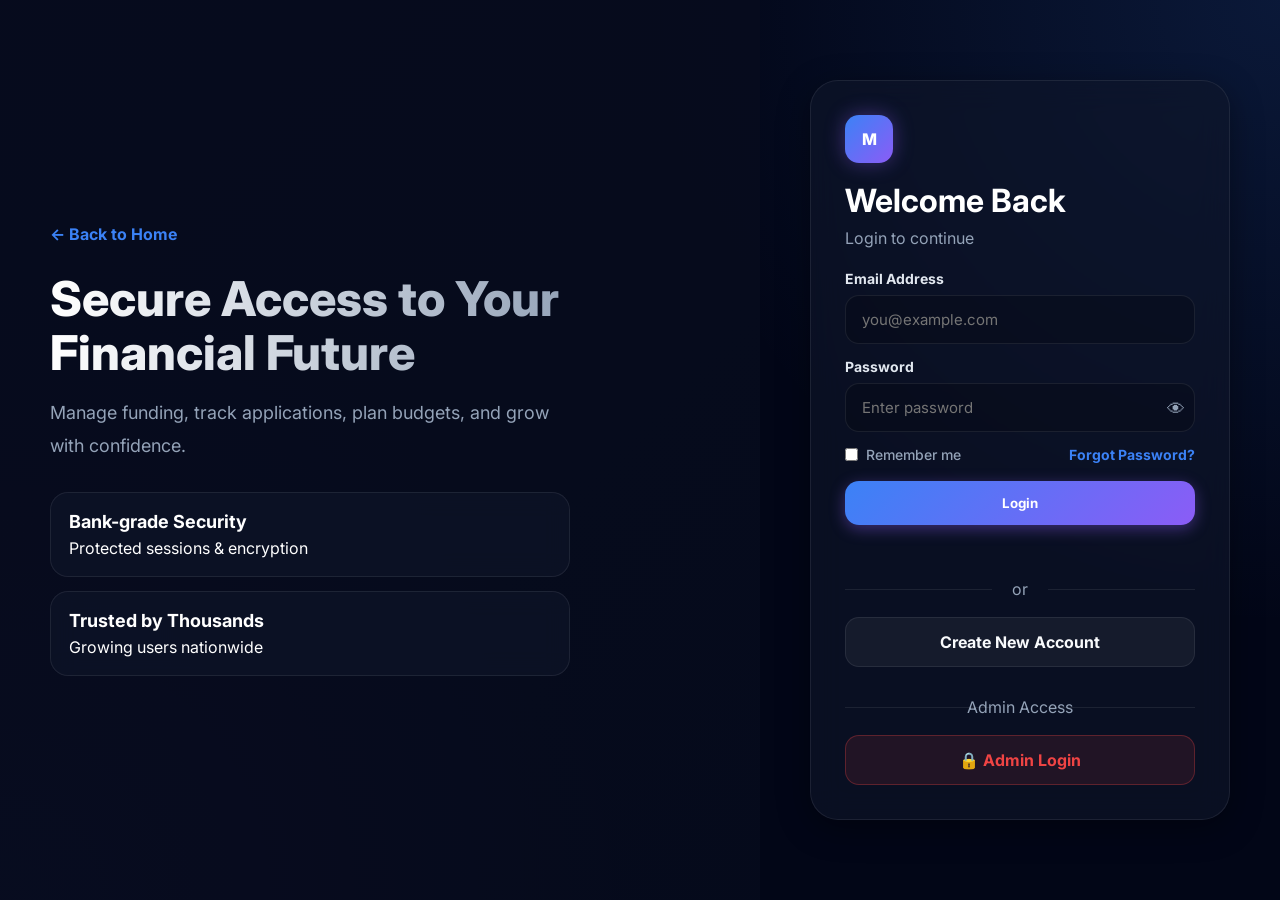
<file: microstart/src/main/resources/static/login.html>
<!DOCTYPE html>
<html lang="en">

<head>
    <meta charset="UTF-8">
    <meta name="viewport" content="width=device-width,initial-scale=1.0">
    <title>Login | MicroStart</title>
    <link rel="stylesheet" href="css/auth.css">
    <link rel="preconnect" href="https://fonts.googleapis.com">
    <link rel="preconnect" href="https://fonts.gstatic.com" crossorigin>
    <link href="https://fonts.googleapis.com/css2?family=Inter:wght@400;500;600;700;800&display=swap" rel="stylesheet">
</head>

<body>

    <div class="auth-layout">

        <div class="auth-brand">
            <div class="overlay"></div>

            <div class="brand-content">
                <a href="index.html" class="brand-link">← Back to Home</a>

                <h1>Secure Access to Your Financial Future</h1>

                <p>
                    Manage funding, track applications, plan budgets,
                    and grow with confidence.
                </p>

                <div class="trust-grid">

                    <div class="trust-card">
                        <h3>Bank-grade Security</h3>
                        <span>Protected sessions & encryption</span>
                    </div>

                    <div class="trust-card">
                        <h3>Trusted by Thousands</h3>
                        <span>Growing users nationwide</span>
                    </div>

                </div>

            </div>

        </div>

        <div class="auth-panel">

            <form class="auth-card" onsubmit="event.preventDefault(); login();">

                <div class="logo-mark">M</div>

                <h2>Welcome Back</h2>
                <p class="sub">Login to continue</p>

                <label>Email Address</label>
                <input type="email" id="email" placeholder="you@example.com" required>

                <label>Password</label>

                <div class="password-wrap">
                    <input type="password" id="password" placeholder="Enter password" required>
                    <button type="button" class="eye" onclick="togglePassword('password',this)">👁</button>
                </div>

                <div class="row-between">
                    <label class="check">
                        <input type="checkbox">
                        <span>Remember me</span>
                    </label>

                    <a href="forgot-password.html">Forgot Password?</a>
                </div>

                <button class="primary-btn" type="submit">Login</button>

                <div id="msg" class="msg"></div>

                <div class="divider">
                    <span>or</span>
                </div>

                <a href="register.html" class="ghost-btn">
                    Create New Account
                </a>

                <div class="divider" style="margin-top: 30px;">
                    <span>Admin Access</span>
                </div>

                <a href="admin-login.html" class="ghost-btn" style="background: rgba(239, 68, 68, 0.1); border-color: rgba(239, 68, 68, 0.3); color: #ef4444;">
                    🔒 Admin Login
                </a>

            </form>

        </div>

    </div>

    <script src="js/auth.js"></script>
</body>

</html>
</file>
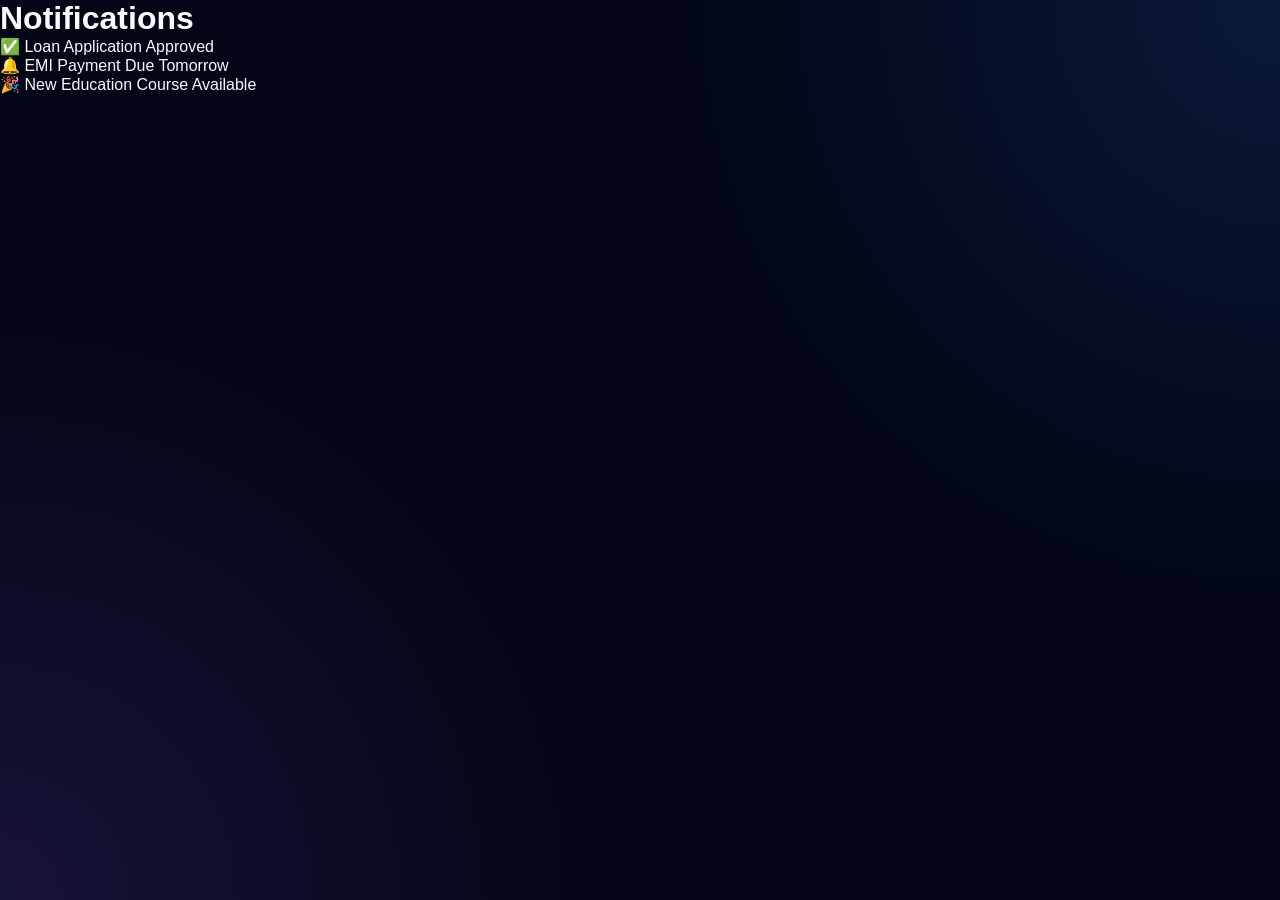
<file: microstart/src/main/resources/static/notifications.html>
<!DOCTYPE html>
<html lang="en">
<head>
    <meta charset="UTF-8">
    <meta name="viewport" content="width=device-width,initial-scale=1.0">
    <title>Notifications</title>
    <link rel="stylesheet" href="css/dashboard.css">
</head>
<body>

<div class="page">

    <h1>Notifications</h1>

    <div class="card">
        <p>✅ Loan Application Approved</p>
    </div>

    <div class="card">
        <p>🔔 EMI Payment Due Tomorrow</p>
    </div>

    <div class="card">
        <p>🎉 New Education Course Available</p>
    </div>

</div>

</body>
</html>
</file>
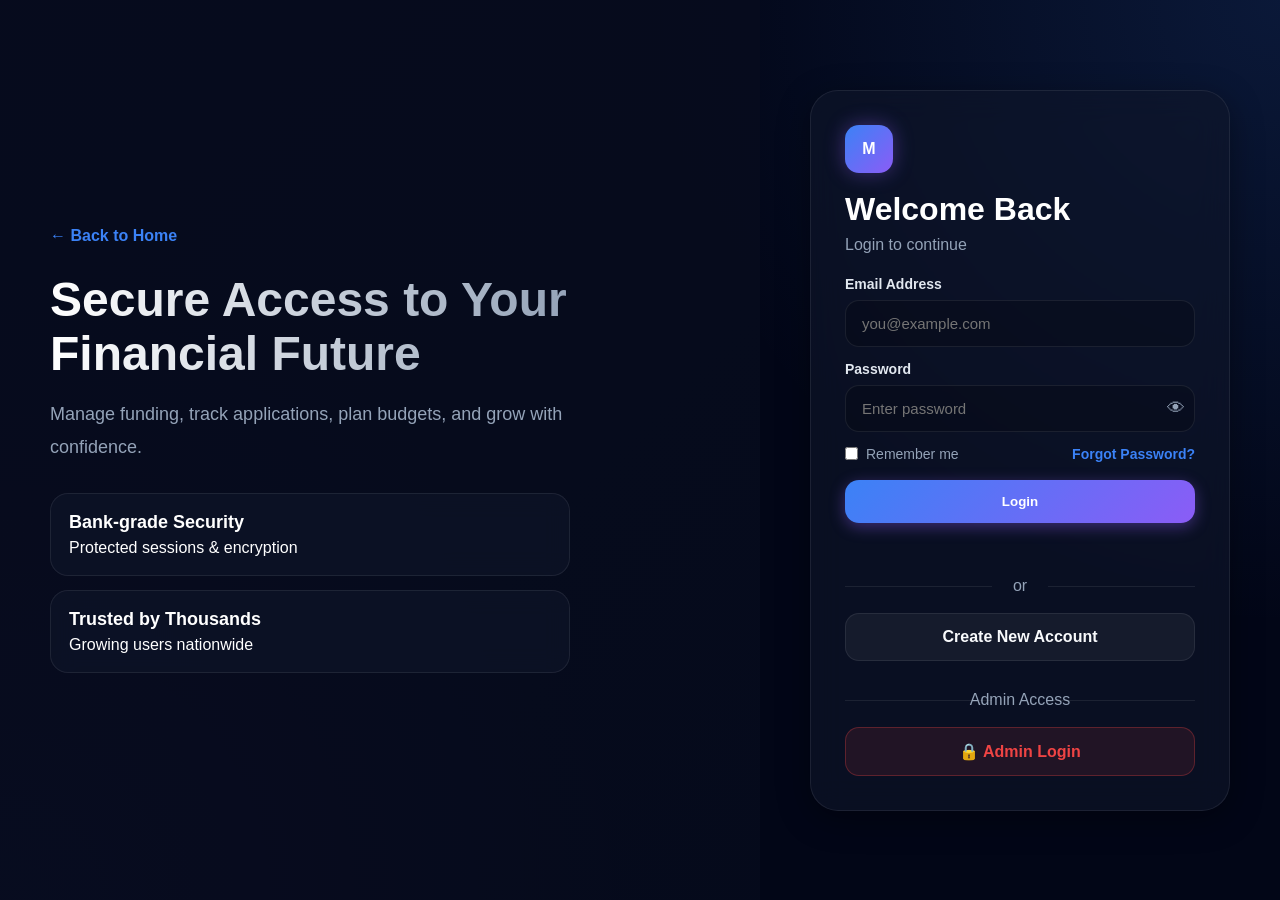
<file: microstart/src/main/resources/static/profile.html>
<!DOCTYPE html>
<html lang="en">
<head>
    <meta charset="UTF-8">
    <meta name="viewport" content="width=device-width,initial-scale=1.0">
    <title>Profile Management | MicroStart</title>
    <link rel="stylesheet" href="css/dashboard.css">
    <link rel="preconnect" href="https://fonts.googleapis.com">
    <link rel="preconnect" href="https://fonts.gstatic.com" crossorigin>
    <link href="https://fonts.googleapis.com/css2?family=Inter:wght@400;500;600;700;800&display=swap" rel="stylesheet">
    <style>
        .input {
            width: 100%;
            padding: 12px;
            background: rgba(0, 0, 0, 0.2);
            border: 1px solid var(--glass-border);
            border-radius: 10px;
            color: #fff;
            margin-bottom: 15px;
            outline: none;
            transition: .3s;
        }
        .input:focus { border-color: var(--primary); box-shadow: 0 0 0 4px rgba(59, 130, 246, 0.2); }
        .input:disabled { opacity: 0.6; cursor: not-allowed; }
        
        .primary-action {
            background: linear-gradient(135deg, var(--primary), var(--primary2));
            color: white;
            border: none;
            padding: 12px 20px;
            border-radius: 10px;
            font-weight: 700;
            cursor: pointer;
            transition: .3s;
            box-shadow: 0 4px 15px rgba(139, 92, 246, 0.4);
        }
        .primary-action:hover { transform: translateY(-2px); box-shadow: 0 8px 25px rgba(139, 92, 246, 0.6); }
        
        .profile-avatar {
            width: 100px;
            height: 100px;
            border-radius: 50%;
            background: linear-gradient(135deg, var(--primary), var(--primary2));
            display: flex;
            align-items: center;
            justify-content: center;
            font-size: 36px;
            font-weight: 800;
            color: #fff;
            margin-bottom: 20px;
            box-shadow: 0 0 20px rgba(139, 92, 246, 0.5);
        }
    </style>
</head>
<body>

<div class="app-layout">

    <aside class="sidebar">
        <div class="brand-wrap">
            <div class="brand-mark">M</div>
            <div><h2>MicroStart</h2><span>Fintech Suite</span></div>
        </div>

        <nav class="side-nav">
            <a href="dashboard.html">Dashboard</a>
            <a href="funding.html">Funding</a>
            <a href="tracking.html">Tracking</a>
            <a href="budget.html">Budgeting</a>
            <a href="education.html">Education</a>
            <a href="profile.html" class="active">Profile</a>
            <a href="admin.html" id="adminLink" style="display:none;">Admin Central</a>
        </nav>

        <div class="side-bottom">
            <a href="login.html" class="logout-btn">Logout</a>
        </div>
    </aside>

    <main class="main">

        <header class="top-header">
            <div>
                <h1>Profile Management</h1>
                <p>View and update your personal and financial details.</p>
            </div>
        </header>

        <section class="grid-two">
            
            <div class="panel">
                <div class="panel-head">
                    <h3>Personal Information</h3>
                </div>
                
                <div style="display: flex; flex-direction: column; align-items: center;">
                    <div class="profile-avatar" id="profileAvatar">U</div>
                    <button class="action-sm" style="margin-bottom: 20px;">Change Avatar</button>
                </div>
                
                <label style="color: var(--muted); font-size: 13px; margin-bottom: 5px; display: block;">Full Name</label>
                <input type="text" id="profName" class="input" value="User">
                
                <label style="color: var(--muted); font-size: 13px; margin-bottom: 5px; display: block;">Email Address (Cannot change)</label>
                <input type="email" id="profEmail" class="input" value="user@example.com" disabled>
                
                <label style="color: var(--muted); font-size: 13px; margin-bottom: 5px; display: block;">Phone Number</label>
                <input type="text" id="profPhone" class="input" placeholder="+91 XXXXX XXXXX">
                
                <button class="primary-action" onclick="updateProfile()">Save Changes</button>
                <div id="profMsg" style="margin-top:15px;"></div>
            </div>

            <div class="panel">
                <div class="panel-head">
                    <h3>Financial & KYC Details</h3>
                </div>
                
                <label style="color: var(--muted); font-size: 13px; margin-bottom: 5px; display: block;">PAN Card Number</label>
                <input type="text" id="profPan" class="input" placeholder="ABCDE1234F">
                
                <label style="color: var(--muted); font-size: 13px; margin-bottom: 5px; display: block;">Aadhar Number</label>
                <input type="text" id="profAadhar" class="input" placeholder="1234 5678 9012">
                
                <label style="color: var(--muted); font-size: 13px; margin-bottom: 5px; display: block;">Annual Income (₹)</label>
                <select id="profIncome" class="input">
                    <option value="">Select Range</option>
                    <option value="1">Below ₹2,50,000</option>
                    <option value="2">₹2,50,000 - ₹5,00,000</option>
                    <option value="3">₹5,00,000 - ₹10,00,000</option>
                    <option value="4">Above ₹10,00,000</option>
                </select>
                
                <button class="primary-action" onclick="updateKYC()" style="background: linear-gradient(135deg, #10b981, #059669); box-shadow: 0 4px 15px rgba(16, 185, 129, 0.4);">Submit KYC</button>
                <div id="kycMsg" style="margin-top:15px;"></div>
            </div>

        </section>

    </main>
</div>

<div class="toast" id="toast">Profile Updated</div>

<script src="js/profile.js"></script>
</body>
</html>
</file>
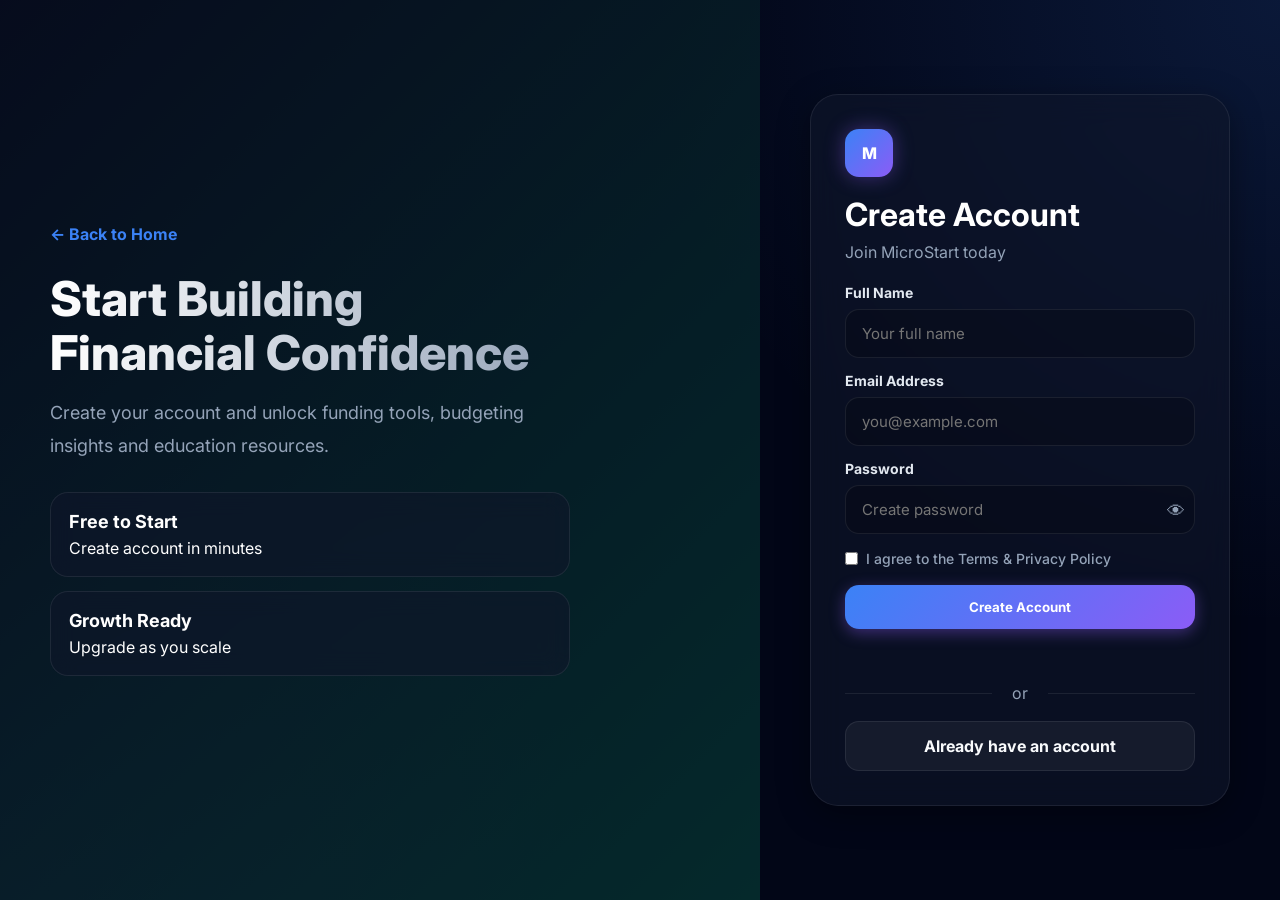
<file: microstart/src/main/resources/static/register.html>
<!DOCTYPE html>
<html lang="en">
<head>
    <meta charset="UTF-8">
    <meta name="viewport" content="width=device-width,initial-scale=1.0">
    <title>Register | MicroStart</title>
    <link rel="stylesheet" href="css/auth.css">
    <link rel="preconnect" href="https://fonts.googleapis.com">
    <link rel="preconnect" href="https://fonts.gstatic.com" crossorigin>
    <link href="https://fonts.googleapis.com/css2?family=Inter:wght@400;500;600;700;800&display=swap" rel="stylesheet">
</head>
<body>

<div class="auth-layout">

    <div class="auth-brand register-bg">
        <div class="overlay"></div>

        <div class="brand-content">
            <a href="index.html" class="brand-link">← Back to Home</a>

            <h1>Start Building Financial Confidence</h1>

            <p>
                Create your account and unlock funding tools,
                budgeting insights and education resources.
            </p>

            <div class="trust-grid">

                <div class="trust-card">
                    <h3>Free to Start</h3>
                    <span>Create account in minutes</span>
                </div>

                <div class="trust-card">
                    <h3>Growth Ready</h3>
                    <span>Upgrade as you scale</span>
                </div>

            </div>

        </div>

    </div>

    <div class="auth-panel">

        <form class="auth-card" onsubmit="event.preventDefault(); register();">

            <div class="logo-mark">M</div>

            <h2>Create Account</h2>
            <p class="sub">Join MicroStart today</p>

            <label>Full Name</label>
            <input type="text" id="name" placeholder="Your full name" required>

            <label>Email Address</label>
            <input type="email" id="email" placeholder="you@example.com" required>

            <label>Password</label>

            <div class="password-wrap">
                <input type="password" id="password" placeholder="Create password" required>
                <button type="button" class="eye" onclick="togglePassword('password',this)">👁</button>
            </div>

            <label class="check terms">
                <input type="checkbox" required>
                <span>I agree to the Terms & Privacy Policy</span>
            </label>

            <button class="primary-btn" type="submit">Create Account</button>

            <div id="msg" class="msg"></div>

            <div class="divider">
                <span>or</span>
            </div>

            <a href="login.html" class="ghost-btn">
                Already have an account
            </a>

        </form>

    </div>

</div>

<script src="js/auth.js"></script>
</body>
</html>
</file>
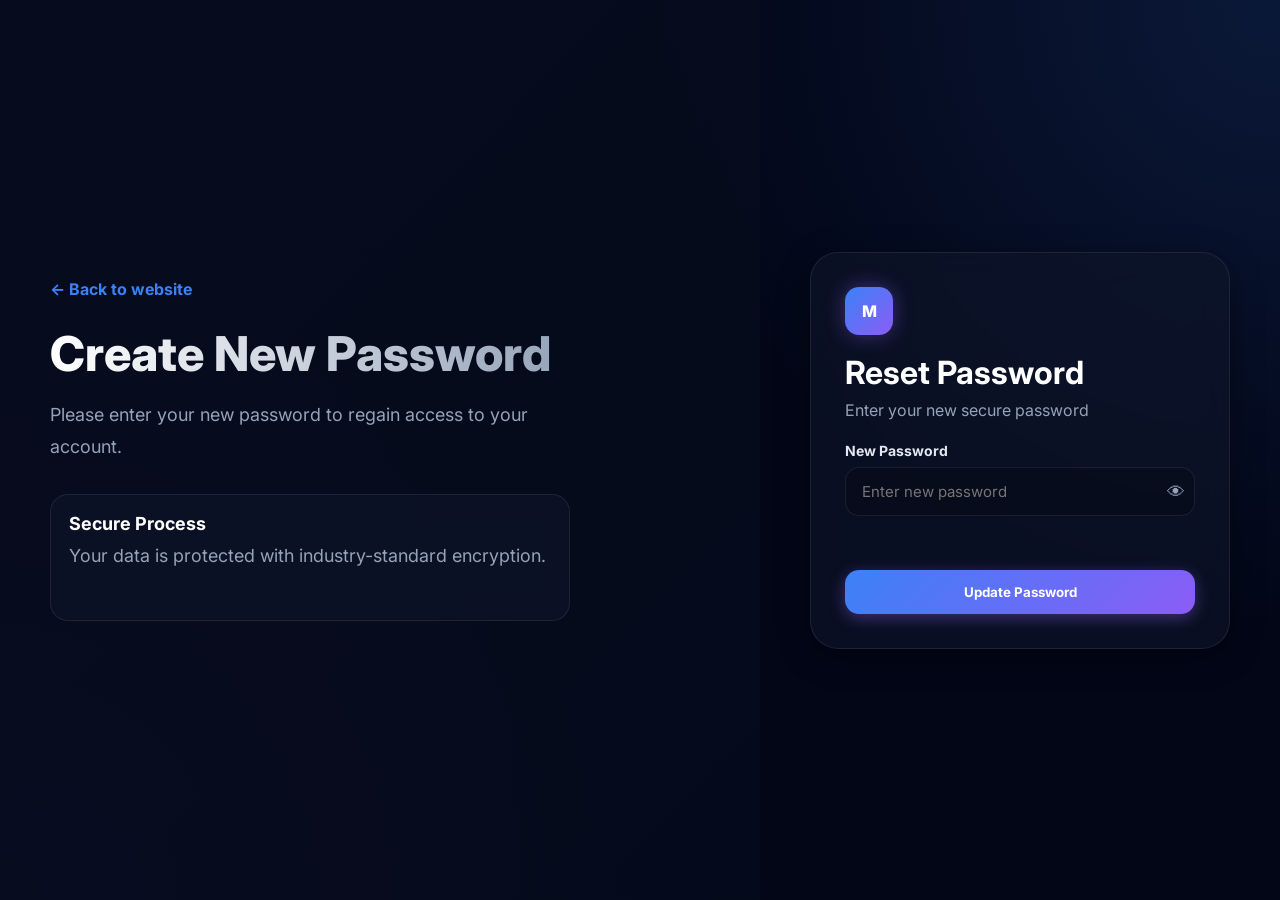
<file: microstart/src/main/resources/static/reset-password.html>
<!DOCTYPE html>
<html lang="en">
<head>
    <meta charset="UTF-8">
    <meta name="viewport" content="width=device-width,initial-scale=1.0">
    <title>Reset Password | MicroStart</title>
    <link rel="stylesheet" href="css/auth.css">
    <link rel="preconnect" href="https://fonts.googleapis.com">
    <link rel="preconnect" href="https://fonts.gstatic.com" crossorigin>
    <link href="https://fonts.googleapis.com/css2?family=Inter:wght@400;500;600;700;800&display=swap" rel="stylesheet">
</head>
<body>

<div class="auth-layout">
    
    <!-- Left branding -->
    <div class="auth-brand">
        <div class="overlay"></div>
        
        <div class="brand-content">
            <a href="index.html" class="brand-link">← Back to website</a>
            
            <h1>Create New Password</h1>
            <p>Please enter your new password to regain access to your account.</p>
            
            <div class="trust-grid">
                <div class="trust-card">
                    <h3>Secure Process</h3>
                    <p>Your data is protected with industry-standard encryption.</p>
                </div>
            </div>
            
        </div>
    </div>
    
    <!-- Right Form -->
    <div class="auth-panel">
        
        <div class="auth-card">
            
            <div class="logo-mark">M</div>
            
            <h2>Reset Password</h2>
            <p class="sub">Enter your new secure password</p>
            
            <label>New Password</label>
            <div class="password-wrap">
                <input type="password" id="password" placeholder="Enter new password">
                <button type="button" class="eye" onclick="togglePassword('password',this)">👁</button>
            </div>
            
            <div id="msg" class="msg"></div>
            
            <button onclick="resetPassword()" class="primary-btn">Update Password</button>
            
        </div>
        
    </div>

</div>

<script src="js/auth.js"></script>
</body>
</html>
</file>
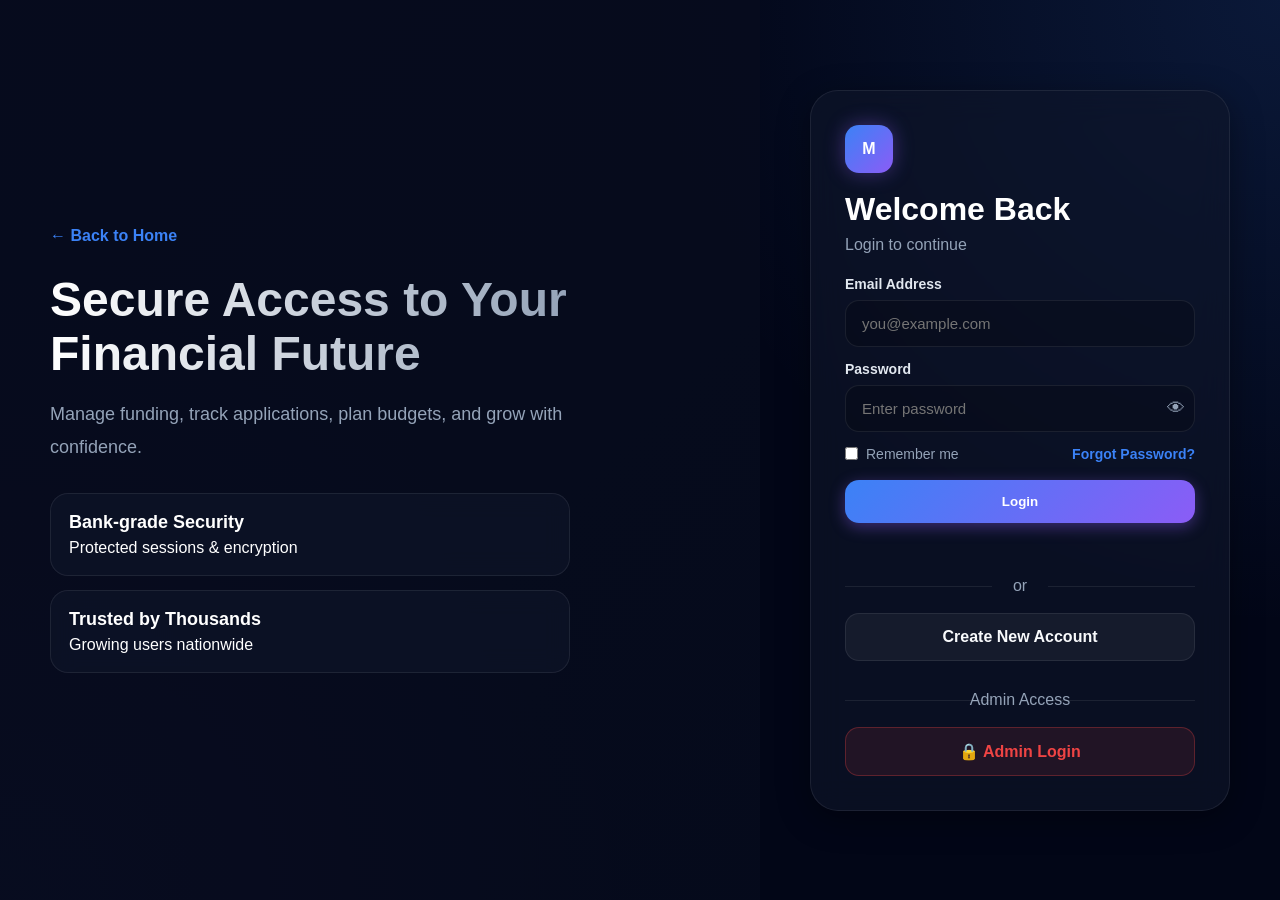
<file: microstart/src/main/resources/static/tracking.html>
<!DOCTYPE html>
<html lang="en">
<head>
    <meta charset="UTF-8">
    <meta name="viewport" content="width=device-width,initial-scale=1.0">
    <title>Tracking | MicroStart</title>
    <link rel="stylesheet" href="css/dashboard.css">
</head>
<body>

<div class="app-layout">

    <aside class="sidebar">
        <div class="brand-wrap">
            <div class="brand-mark">M</div>
            <div><h2>MicroStart</h2><span>Fintech Suite</span></div>
        </div>

        <nav class="side-nav">
            <a href="dashboard.html">Dashboard</a>
            <a href="funding.html">Funding</a>
            <a href="tracking.html" class="active">Tracking</a>
            <a href="budget.html">Budgeting</a>
            <a href="education.html">Education</a>
            <a href="profile.html">Profile</a>
            <a href="admin.html">Admin Central</a>
        </nav>

        <a href="login.html" class="logout-btn">Logout</a>
    </aside>

    <main class="main">

        <header class="top-header">
            <div>
                <h1>Application Tracking</h1>
                <p>Real-time updates for all submitted requests.</p>
            </div>
        </header>

        <div id="applicationsContainer">
            <p style="color:var(--muted); margin-top:20px;">Loading your applications...</p>
        </div>

    </main>
</div>

<script src="js/tracking.js?v=2"></script>
</body>
</html>
</file>
<file: microstart/src/main/resources/static/css/main.css>
:root{
--primary:#3b82f6;
--primary2:#8b5cf6;
--bg:#020617;
--text:#f8fafc;
--muted:#94a3b8;
--line:rgba(255,255,255,0.1);
--white:rgba(255, 255, 255, 0.05);
--glass-bg:rgba(15, 23, 42, 0.6);
--glass-border:rgba(255, 255, 255, 0.08);
--success:#10b981;
--alert:#ef4444;
--shadow:0 8px 32px 0 rgba(0, 0, 0, 0.37);
}

*{
margin:0;
padding:0;
box-sizing:border-box;
font-family:'Inter',sans-serif;
scroll-behavior:smooth;
}

body{
background:var(--bg);
color:var(--text);
overflow-x:hidden;
}

.container{
width:min(1180px,92%);
margin:auto;
}

.bg-blur{
position:fixed;
width:340px;
height:340px;
border-radius:50%;
filter:blur(100px);
z-index:-1;
opacity:.25;
}

.bg-blur.one{
background:var(--primary);
top:40px;
left:-80px;
}

.bg-blur.two{
background:var(--primary2);
right:-80px;
top:260px;
}

.topbar{
position:sticky;
top:0;
background:rgba(15, 23, 42, 0.85);
backdrop-filter:blur(12px);
-webkit-backdrop-filter: blur(12px);
border-bottom:1px solid var(--glass-border);
z-index:100;
}

.nav{
display:flex;
justify-content:space-between;
align-items:center;
padding:16px 0;
}

.brand{
display:flex;
align-items:center;
gap:12px;
font-weight:800;
font-size:22px;
color: #fff;
}

.brand-mark{
width:38px;
height:38px;
border-radius:12px;
display:grid;
place-items:center;
background:linear-gradient(135deg,var(--primary),var(--primary2));
color:white;
box-shadow: 0 0 15px rgba(139, 92, 246, 0.4);
}

.menu{
display:flex;
align-items:center;
gap:18px;
}

.menu a{
text-decoration:none;
color:var(--muted);
font-weight:600;
transition: .3s;
}
.menu a.active {
    color: #fff;
    font-weight: 700;
}

.menu a.active:hover {
    color: #fff;
}

.menu a:hover { color: #fff; }

.mobile-toggle{
display:none;
font-size:28px;
cursor:pointer;
}

.btn{
display:inline-flex;
align-items:center;
justify-content:center;
padding:14px 22px;
border-radius:14px;
text-decoration:none;
background:linear-gradient(135deg,var(--primary),var(--primary2));
color:white !important;
font-weight:700;
transition:.3s;
box-shadow: 0 4px 15px rgba(139, 92, 246, 0.4);
}

.btn:hover{
transform:translateY(-2px);
box-shadow: 0 8px 25px rgba(139, 92, 246, 0.6);
}

.btn-light{
background:rgba(255, 255, 255, 0.05);
color:var(--text) !important;
border:1px solid var(--glass-border);
box-shadow: none;
}
.btn-light:hover {
background:rgba(255, 255, 255, 0.1);
}

.btn-outline{
background:transparent;
color:var(--text) !important;
border:1px solid var(--glass-border);
box-shadow: none;
}
.btn-outline:hover {
background:rgba(255, 255, 255, 0.1);
border-color: rgba(255, 255, 255, 0.2);
}

.full{
width:100%;
}

.hero{
display:grid;
grid-template-columns:1.1fr .9fr;
gap:36px;
padding:70px 0;
align-items:center;
}

.pill{
display:inline-block;
padding:10px 14px;
background:rgba(59, 130, 246, 0.15);
color:var(--primary);
border: 1px solid rgba(59, 130, 246, 0.3);
border-radius:999px;
font-weight:700;
margin-bottom:18px;
}

.hero h1{
font-size:56px;
line-height:1.1;
margin-bottom:18px;
font-weight:800;
background: linear-gradient(to right, #fff, #94a3b8);
-webkit-background-clip: text;
background-clip: text;
-webkit-text-fill-color: transparent;
}

.hero p{
font-size:18px;
line-height:1.8;
color:var(--muted);
margin-bottom:24px;
}

.hero-actions{
display:flex;
gap:14px;
flex-wrap:wrap;
}

.trust-row{
display:grid;
grid-template-columns:repeat(3,1fr);
gap:14px;
margin-top:28px;
}

.card{
background:var(--glass-bg);
backdrop-filter: blur(16px);
-webkit-backdrop-filter: blur(16px);
border:1px solid var(--glass-border);
border-radius:22px;
box-shadow:var(--shadow);
}

.trust-card{
padding:18px;
border-radius:18px;
background:rgba(255,255,255,0.02);
border:1px solid var(--glass-border);
transition: .3s;
}
.trust-card:hover {
background: rgba(255,255,255,0.05);
}

.trust-card h3{
font-size:28px;
margin-bottom:6px;
color: #fff;
}

.dashboard-preview{
padding:22px;
border-top: 1px solid rgba(255,255,255,0.15);
border-left: 1px solid rgba(255,255,255,0.15);
}

.preview-head{
display:flex;
gap:8px;
margin-bottom:18px;
}

.preview-head div{
width:12px;
height:12px;
border-radius:50%;
background:var(--glass-border);
}

.stat-grid{
display:grid;
grid-template-columns:repeat(2,1fr);
gap:14px;
margin-bottom:20px;
}

.mini-card{
padding:16px;
border-radius:18px;
background:rgba(255,255,255,0.03);
border:1px solid var(--glass-border);
}

.mini-card h4 { color: var(--muted); margin-bottom: 4px; font-size: 13px; text-transform: uppercase; }
.mini-card p { font-weight: 700; color: #fff; font-size: 18px;}

.mini-card.success{border-color:rgba(16, 185, 129, 0.4); box-shadow: inset 0 0 10px rgba(16,185,129,0.1);}
.mini-card.alert{border-color:rgba(239, 68, 68, 0.4); box-shadow: inset 0 0 10px rgba(239,68,68,0.1);}

.chart-bars{
height:180px;
display:flex;
align-items:flex-end;
gap:12px;
}

.chart-bars span{
flex:1;
background:linear-gradient(180deg,var(--primary2),var(--primary));
border-radius:12px 12px 0 0;
animation:grow 1.2s cubic-bezier(0.175, 0.885, 0.32, 1.275);
box-shadow: 0 0 15px rgba(139, 92, 246, 0.3);
}

@keyframes grow{
from{height:0; opacity: 0;}
to{opacity:1;}
}

.section{
padding:50px 0;
}

.section-head{
text-align:center;
max-width:720px;
margin:0 auto 28px;
}

.section-head h2{
font-size:42px;
margin-bottom:10px;
color: #fff;
}

.section-head p{
color:var(--muted);
line-height:1.8;
}

.about-content {
    display: grid;
    grid-template-columns: 1.5fr 1fr;
    gap: 30px;
}

.about-text {
    padding: 30px;
}

.about-text h3 {
    color: #fff;
    margin-bottom: 12px;
    margin-top: 24px;
}

.about-text h3:first-child {
    margin-top: 0;
}

.about-text p {
    color: var(--muted);
    line-height: 1.7;
    margin-bottom: 20px;
}

.about-stats {
    display: grid;
    grid-template-columns: 1fr;
    gap: 20px;
}

.about-stats .stat-card {
    padding: 24px;
    text-align: center;
}

.about-stats .stat-card h3 {
    font-size: 36px;
    color: #fff;
    margin-bottom: 8px;
}

.about-stats .stat-card span {
    color: var(--muted);
    font-size: 14px;
}

.feature-grid,
.testimonial-grid,
.pricing-grid{
display:grid;
grid-template-columns:repeat(3,1fr);
gap:22px;
}

.feature-grid-4 {
    display: grid;
    grid-template-columns: repeat(4, 1fr);
    gap: 22px;
}

.roadmap-container {
    max-width: 900px;
    margin: 0 auto;
    position: relative;
    padding: 20px 0;
}

.roadmap-container::before {
    content: '';
    position: absolute;
    left: 35px;
    top: 0;
    bottom: 0;
    width: 3px;
    background: linear-gradient(180deg, var(--primary), var(--primary2));
    border-radius: 3px;
}

.roadmap-item {
    position: relative;
    padding-left: 80px;
    margin-bottom: 40px;
}

.roadmap-item:last-child {
    margin-bottom: 0;
}

.roadmap-icon {
    position: absolute;
    left: 0;
    top: 0;
    width: 70px;
    height: 70px;
    border-radius: 50%;
    background: linear-gradient(135deg, var(--primary), var(--primary2));
    color: white;
    display: flex;
    align-items: center;
    justify-content: center;
    font-size: 24px;
    font-weight: 800;
    box-shadow: 0 0 20px rgba(139, 92, 246, 0.5);
    z-index: 1;
}

.roadmap-content {
    padding: 24px;
    transition: .4s cubic-bezier(0.175, 0.885, 0.32, 1.275);
    border-left: 4px solid var(--primary);
}

.roadmap-content:hover {
    transform: translateX(8px);
    border-left-color: var(--primary2);
    box-shadow: 0 15px 40px rgba(0, 0, 0, 0.5);
}

.feature-icon {
    font-size: 36px;
    margin-bottom: 12px;
    display: block;
}

.feature,
.testimonial,
.price-card{
padding:24px;
transition:.4s cubic-bezier(0.175, 0.885, 0.32, 1.275);
}

.feature:hover,
.testimonial:hover,
.price-card:hover{
transform:translateY(-8px);
border-color: rgba(255, 255, 255, 0.15);
box-shadow: 0 15px 40px rgba(0,0,0,0.5);
}

.feature h3,
.price-card h3{
margin-bottom:10px;
color: #fff;
}

.feature p, .testimonial p {
color: var(--muted);
line-height: 1.6;
}

.price-card h1{
font-size:42px;
margin:12px 0;
color: #fff;
}

.featured{
border:1px solid var(--primary2);
box-shadow: 0 0 30px rgba(139, 92, 246, 0.2);
transform:scale(1.03);
}

.cta{
padding:40px;
text-align:center;
margin:30px auto 60px;
background: linear-gradient(135deg, rgba(15, 23, 42, 0.8), rgba(15, 23, 42, 0.6));
border: 1px solid rgba(255, 255, 255, 0.1);
}

.cta h2 { color: #fff; margin-bottom: 12px; }
.cta p { color: var(--muted); margin-bottom: 24px; }
.cta .hero-actions { justify-content: center; }

.footer{
padding:26px 0;
border-top:1px solid var(--glass-border);
background:rgba(2, 6, 23, 0.8);
backdrop-filter: blur(10px);
}

.foot{
display:flex;
justify-content:space-between;
gap:10px;
flex-wrap:wrap;
color:var(--muted);
}

.reveal{
opacity:0;
transform:translateY(30px);
transition:1s cubic-bezier(0.175, 0.885, 0.32, 1.275);
}

.reveal.active{
opacity:1;
transform:none;
}

@media(max-width:980px){
.hero{
grid-template-columns:1fr;
}
.about-content {
    grid-template-columns: 1fr;
}
.feature-grid,
.testimonial-grid,
.pricing-grid{
grid-template-columns:1fr 1fr;
}
.feature-grid-4 {
    grid-template-columns: repeat(2, 1fr);
}
.hero h1{
font-size:44px;
}
}

@media(max-width:720px){
.menu{
display:none;
position:absolute;
top:70px;
left:0;
right:0;
background:var(--glass-bg);
backdrop-filter: blur(16px);
padding:20px;
flex-direction:column;
border-bottom:1px solid var(--glass-border);
}
.menu.show{
display:flex;
}
.mobile-toggle{
display:block;
}
.feature-grid,
.testimonial-grid,
.pricing-grid,
.roadmap-container,
.trust-row{
grid-template-columns:1fr;
}
.feature-grid-4 {
    grid-template-columns: 1fr;
}
.hero h1{
font-size:36px;
}
.section-head h2{
font-size:32px;
}
}
</file>
<file: microstart/src/main/resources/static/css/dashboard.css>
:root{
--primary:#3b82f6;
--primary2:#8b5cf6;
--bg:#020617;
--text:#f8fafc;
--muted:#94a3b8;
--line:rgba(255,255,255,0.1);
--white:rgba(255, 255, 255, 0.05);
--glass-bg:rgba(15, 23, 42, 0.6);
--glass-border:rgba(255, 255, 255, 0.08);
--green:#10b981;
--red:#ef4444;
--shadow:0 8px 32px 0 rgba(0, 0, 0, 0.37);
}

*{
margin:0;
padding:0;
box-sizing:border-box;
font-family:'Inter',sans-serif;
}

body{
background:var(--bg);
background-image: radial-gradient(circle at top right, rgba(59, 130, 246, 0.15), transparent 40%),
                  radial-gradient(circle at bottom left, rgba(139, 92, 246, 0.15), transparent 40%);
background-attachment: fixed;
color:var(--text);
min-height: 100vh;
}

.app-layout{
display:grid;
grid-template-columns:260px 1fr;
min-height:100vh;
}

/* Sidebar Glassmorphism */
.sidebar{
background:var(--glass-bg);
backdrop-filter: blur(12px);
-webkit-backdrop-filter: blur(12px);
border-right: 1px solid var(--glass-border);
padding:24px;
display:flex;
flex-direction:column;
justify-content:space-between;
}

.brand-wrap{
display:flex;
gap:12px;
align-items:center;
margin-bottom:28px;
}

.brand-mark{
width:44px;
height:44px;
border-radius:14px;
display:grid;
place-items:center;
font-weight:800;
background:linear-gradient(135deg,var(--primary),var(--primary2));
box-shadow: 0 0 20px rgba(139, 92, 246, 0.4);
color: #fff;
}

.brand-wrap h2{
font-size:22px;
color: #fff;
}

.brand-wrap span{
font-size:13px;
color:var(--muted);
}

.side-nav{
display:flex;
flex-direction:column;
gap:8px;
}

.side-nav a{
color:var(--muted);
text-decoration:none;
padding:14px 16px;
border-radius:14px;
font-weight:600;
transition:.3s ease;
}

.side-nav a:hover,
.side-nav a.active{
background:rgba(255,255,255,0.05);
color: #fff;
box-shadow: inset 0 0 0 1px var(--glass-border);
}

.logout-btn{
display:block;
text-align:center;
padding:14px;
background:rgba(239, 68, 68, 0.1);
border: 1px solid rgba(239, 68, 68, 0.2);
border-radius:14px;
color:var(--red);
text-decoration:none;
font-weight:700;
transition: .3s;
}
.logout-btn:hover {
background:rgba(239, 68, 68, 0.2);
}

/* Main */
.main{
padding:28px;
overflow-y: auto;
}

.top-header{
display:flex;
justify-content:space-between;
gap:20px;
align-items:center;
margin-bottom:30px;
flex-wrap:wrap;
}

.top-header h1{
font-size:34px;
margin-bottom:6px;
background: linear-gradient(to right, #fff, #94a3b8);
-webkit-background-clip: text;
background-clip: text;
-webkit-text-fill-color: transparent;
}

.top-header p{
color:var(--muted);
}

.header-actions{
display:flex;
align-items:center;
gap:12px;
position:relative;
}

.icon-btn,
.profile-btn{
width:46px;
height:46px;
border:1px solid var(--glass-border);
border-radius:14px;
background:var(--glass-bg);
backdrop-filter: blur(10px);
color: #fff;
box-shadow:var(--shadow);
cursor:pointer;
position:relative;
font-size:18px;
transition: .3s;
}
.icon-btn:hover {
background: rgba(255, 255, 255, 0.1);
}

.profile-btn{
font-weight:800;
background:linear-gradient(135deg,var(--primary),var(--primary2));
border:none;
}

.badge{
position:absolute;
top:-5px;
right:-5px;
width:22px;
height:22px;
border-radius:50%;
background:var(--red);
color:white;
font-size:12px;
display:grid;
place-items:center;
box-shadow: 0 0 10px rgba(239, 68, 68, 0.5);
}

/* Glass Panels / Cards */
.stat-card, .panel {
background:var(--glass-bg);
backdrop-filter: blur(16px);
-webkit-backdrop-filter: blur(16px);
border: 1px solid var(--glass-border);
border-radius:24px;
padding:22px;
box-shadow:var(--shadow);
transition: transform 0.3s ease, box-shadow 0.3s ease;
}

.stat-card:hover {
transform: translateY(-5px);
box-shadow: 0 12px 40px rgba(0, 0, 0, 0.5);
border-color: rgba(255, 255, 255, 0.15);
}

.stats-grid{
display:grid;
grid-template-columns:repeat(4,1fr);
gap:20px;
margin-bottom:28px;
}

.stat-card span{
font-size:14px;
color:var(--muted);
text-transform: uppercase;
letter-spacing: 1px;
}

.stat-card h2{
font-size:36px;
margin:12px 0;
color: #fff;
font-weight: 700;
}

.green{color:var(--green); text-shadow: 0 0 10px rgba(16, 185, 129, 0.4);}
.red{color:var(--red); text-shadow: 0 0 10px rgba(239, 68, 68, 0.4);}
.blue{color:var(--primary); text-shadow: 0 0 10px rgba(59, 130, 246, 0.4);}

/* Panels Layout */
.grid-two{
display:grid;
grid-template-columns:1.2fr .8fr;
gap:24px;
margin-bottom:28px;
}

.lower-grid{
grid-template-columns:1fr 1fr;
}

.panel-head{
display:flex;
justify-content:space-between;
align-items:center;
margin-bottom:20px;
border-bottom: 1px solid var(--line);
padding-bottom: 15px;
}
.panel-head h3 {
color: #fff;
font-weight: 600;
}

.mini-btn{
border:1px solid var(--glass-border);
padding:8px 16px;
border-radius:12px;
background:rgba(255,255,255,0.05);
color: #fff;
font-weight:600;
cursor:pointer;
transition: .3s;
}
.mini-btn:hover {
background: rgba(255,255,255,0.1);
}

/* Chart */
.bar-chart{
height:260px;
display:flex;
align-items:flex-end;
gap:14px;
padding-top: 20px;
}

.bar-wrap{
flex:1;
display:flex;
flex-direction:column;
align-items:center;
gap:10px;
}

.bar-wrap span{
width:100%;
border-radius:8px 8px 0 0;
background:linear-gradient(180deg,var(--primary2),var(--primary));
box-shadow: 0 0 15px rgba(139, 92, 246, 0.3);
animation:grow 1.2s cubic-bezier(0.175, 0.885, 0.32, 1.275);
}

@keyframes grow{
from{height:0; opacity: 0;}
to{opacity: 1;}
}

.bar-wrap small{
color:var(--muted);
font-weight: 500;
}

/* Activity */
.activity-list{
display:flex;
flex-direction:column;
gap:18px;
}

.activity-item{
display:grid;
grid-template-columns:auto 1fr auto;
gap:16px;
align-items:center;
padding: 12px;
border-radius: 16px;
background: rgba(255, 255, 255, 0.02);
border: 1px solid transparent;
transition: .3s;
}
.activity-item:hover {
background: rgba(255, 255, 255, 0.05);
border-color: var(--glass-border);
}

.activity-item strong {
color: #fff;
font-size: 15px;
display: block;
margin-bottom: 4px;
}

.activity-item p{
font-size:13px;
color:var(--muted);
}
.activity-item small {
color: var(--muted);
font-size: 12px;
}

.dot{
width:14px;
height:14px;
border-radius:50%;
box-shadow: 0 0 10px currentColor;
}
.green-bg{background:var(--green); color: var(--green);}
.blue-bg{background:var(--primary); color: var(--primary);}
.red-bg{background:var(--red); color: var(--red);}

/* Actions */
.action-grid{
display:grid;
grid-template-columns:1fr 1fr;
gap:16px;
}

.action-card{
text-decoration:none;
padding:20px;
border-radius:18px;
background:rgba(255, 255, 255, 0.03);
border:1px solid var(--glass-border);
color:#fff;
font-weight:600;
text-align: center;
transition:all .3s ease;
backdrop-filter: blur(5px);
}

.action-card:hover{
transform:translateY(-4px);
background:rgba(255, 255, 255, 0.08);
box-shadow: 0 10px 20px rgba(0,0,0,0.2);
border-color: rgba(255, 255, 255, 0.2);
}

/* Progress */
.progress-item{
margin-bottom:22px;
}

.progress-item span{
display:block;
margin-bottom:10px;
font-weight:600;
color: #e2e8f0;
}

.progress{
height:12px;
background:rgba(255, 255, 255, 0.05);
border-radius:999px;
overflow:hidden;
border: 1px solid rgba(255, 255, 255, 0.05);
}

.progress div{
height:100%;
background:linear-gradient(90deg,var(--primary),var(--primary2));
box-shadow: 0 0 10px var(--primary2);
border-radius: 999px;
position: relative;
overflow: hidden;
}
.progress div::after {
content: "";
position: absolute;
top: 0; left: 0; right: 0; bottom: 0;
background: linear-gradient(90deg, transparent, rgba(255,255,255,0.4), transparent);
animation: shimmer 2s infinite;
}

@keyframes shimmer {
0% { transform: translateX(-100%); }
100% { transform: translateX(100%); }
}

/* Toast */
.toast{
position:fixed;
right:24px;
bottom:24px;
background:rgba(15, 23, 42, 0.9);
backdrop-filter: blur(10px);
border: 1px solid var(--glass-border);
color:white;
padding:16px 24px;
border-radius:16px;
box-shadow: 0 20px 40px rgba(0,0,0,0.4);
opacity:0;
transform:translateY(20px) scale(0.95);
transition:all .4s cubic-bezier(0.175, 0.885, 0.32, 1.275);
z-index: 1000;
font-weight: 500;
}

.toast.show{
opacity:1;
transform:translateY(0) scale(1);
}

/* Table */
.admin-table{
width:100%;
border-collapse:collapse;
margin-top: 10px;
}

.admin-table th,
.admin-table td{
padding:16px;
text-align:left;
border-bottom:1px solid var(--line);
font-size:14px;
color: #e2e8f0;
}

.admin-table th{
color: var(--muted);
font-weight:600;
text-transform: uppercase;
letter-spacing: 1px;
font-size: 12px;
border-bottom: 2px solid var(--line);
}

.pill-green,
.pill-red{
padding:6px 12px;
border-radius:999px;
font-size:12px;
font-weight:700;
display:inline-block;
letter-spacing: 0.5px;
}

.pill-green{
background:rgba(16, 185, 129, 0.15);
color:#34d399;
border: 1px solid rgba(16, 185, 129, 0.3);
}

.pill-red{
background:rgba(239, 68, 68, 0.15);
color:#f87171;
border: 1px solid rgba(239, 68, 68, 0.3);
}

.input{
width:100%;
padding:16px;
background: rgba(0, 0, 0, 0.2);
border:1px solid var(--glass-border);
border-radius:16px;
margin-bottom:16px;
font-size:15px;
color: #fff;
transition: .3s;
outline: none;
}
.input:focus {
border-color: var(--primary);
box-shadow: 0 0 0 3px rgba(59, 130, 246, 0.2);
}

.primary-action{
padding:16px 24px;
border:none;
border-radius:16px;
background:linear-gradient(135deg,var(--primary),var(--primary2));
color:white;
font-weight:700;
font-size: 15px;
cursor:pointer;
transition: .3s;
box-shadow: 0 4px 15px rgba(139, 92, 246, 0.4);
width: 100%;
}
.primary-action:hover {
transform: translateY(-2px);
box-shadow: 0 8px 25px rgba(139, 92, 246, 0.6);
}

/* Responsive */
@media(max-width:1100px){
.stats-grid{grid-template-columns:1fr 1fr;}
.grid-two,.lower-grid{grid-template-columns:1fr;}
}

@media(max-width:860px){
.app-layout{grid-template-columns:1fr;}
.sidebar{gap:20px; border-right: none; border-bottom: 1px solid var(--glass-border);}
.side-nav{flex-direction:row; flex-wrap:wrap;}
}

@media(max-width:560px){
.main{padding:18px;}
.stats-grid{grid-template-columns:1fr;}
.top-header h1{font-size:28px;}
.action-grid{grid-template-columns:1fr;}
}
</file>
<file: microstart/src/main/resources/static/css/auth.css>
:root{
--primary:#3b82f6;
--primary2:#8b5cf6;
--bg:#020617;
--text:#f8fafc;
--muted:#94a3b8;
--line:rgba(255,255,255,0.1);
--white:rgba(255, 255, 255, 0.05);
--glass-bg:rgba(15, 23, 42, 0.6);
--glass-border:rgba(255, 255, 255, 0.08);
--success:#10b981;
--danger:#ef4444;
--shadow:0 8px 32px 0 rgba(0, 0, 0, 0.37);
}

*{
margin:0;
padding:0;
box-sizing:border-box;
font-family:'Inter',sans-serif;
}

body{
background:var(--bg);
background-image: radial-gradient(circle at top right, rgba(59, 130, 246, 0.15), transparent 40%),
                  radial-gradient(circle at bottom left, rgba(139, 92, 246, 0.15), transparent 40%);
background-attachment: fixed;
color:var(--text);
min-height:100vh;
}

.auth-layout{
display:grid;
grid-template-columns:1fr 520px;
min-height:100vh;
}

.auth-brand{
position:relative;
padding:50px;
background:
linear-gradient(135deg,rgba(15,23,42,.88),rgba(15,23,42,.7)),
url('https://images.unsplash.com/photo-1554224155-8d04cb21cd6c?auto=format&fit=crop&w=1400&q=80')
center/cover no-repeat;
color:white;
display:flex;
align-items:center;
}

.register-bg{
background:
linear-gradient(135deg,rgba(15,23,42,.88),rgba(16,185,129,.5)),
url('https://images.unsplash.com/photo-1520607162513-77705c0f0d4a?auto=format&fit=crop&w=1400&q=80')
center/cover no-repeat;
}

.overlay{
position:absolute;
inset:0;
background:rgba(2,6,23,.6);
}

.brand-content{
position:relative;
z-index:2;
max-width:520px;
}

.brand-link{
display:inline-block;
margin-bottom:28px;
color:var(--primary);
text-decoration:none;
font-weight:700;
transition: .3s;
}
.brand-link:hover { color: var(--primary2); }

.brand-content h1{
font-size:48px;
line-height:1.12;
margin-bottom:18px;
font-weight:800;
background: linear-gradient(to right, #fff, #94a3b8);
-webkit-background-clip: text;
background-clip: text;
-webkit-text-fill-color: transparent;
}

.brand-content p{
font-size:18px;
line-height:1.8;
color:var(--muted);
margin-bottom:30px;
}

.trust-grid{
display:grid;
gap:14px;
}

.trust-card{
padding:18px;
border-radius:18px;
background:var(--glass-bg);
backdrop-filter:blur(12px);
border:1px solid var(--glass-border);
}

.trust-card h3{
font-size:18px;
margin-bottom:6px;
color: #fff;
}

.auth-panel{
display:flex;
align-items:center;
justify-content:center;
padding:28px;
position: relative;
z-index: 10;
}

.auth-card{
width:100%;
max-width:420px;
background:var(--glass-bg);
backdrop-filter: blur(16px);
-webkit-backdrop-filter: blur(16px);
border:1px solid var(--glass-border);
border-radius:28px;
padding:34px;
box-shadow:var(--shadow);
}

.logo-mark{
width:48px;
height:48px;
display:grid;
place-items:center;
border-radius:14px;
background:linear-gradient(135deg,var(--primary),var(--primary2));
color:white;
font-weight:800;
margin-bottom:18px;
box-shadow: 0 0 20px rgba(139, 92, 246, 0.4);
}

.auth-card h2{
font-size:32px;
margin-bottom:8px;
color: #fff;
}

.sub{
color:var(--muted);
margin-bottom:22px;
}

label{
display:block;
font-size:14px;
font-weight:700;
margin-bottom:8px;
margin-top:14px;
color: #e2e8f0;
}

input{
width:100%;
padding:14px 16px;
background: rgba(0, 0, 0, 0.2);
border:1px solid var(--glass-border);
border-radius:14px;
font-size:15px;
color: #fff;
outline:none;
transition:.3s;
}

input:focus{
border-color:var(--primary);
box-shadow:0 0 0 4px rgba(59,130,246,.2);
}

.password-wrap{
position:relative;
}

.eye{
position:absolute;
right:10px;
top:50%;
transform:translateY(-50%);
border:none;
background:none;
cursor:pointer;
font-size:18px;
color: var(--muted);
}

.row-between{
display:flex;
justify-content:space-between;
align-items:center;
gap:12px;
margin-top:14px;
font-size:14px;
}

.row-between a{
text-decoration:none;
color:var(--primary);
font-weight:700;
transition: .3s;
}
.row-between a:hover { color: var(--primary2); }

.check{
display:flex;
align-items:center;
gap:8px;
font-weight:500;
margin:0;
color: var(--muted);
}

.check input{
width:auto;
}

.terms{
margin-top:16px;
}

.primary-btn,
.ghost-btn{
width:100%;
padding:14px;
border-radius:14px;
font-weight:700;
text-decoration:none;
display:flex;
justify-content:center;
align-items:center;
cursor:pointer;
transition:.3s;
margin-top:18px;
}

.primary-btn{
border:none;
background:linear-gradient(135deg,var(--primary),var(--primary2));
color:white;
box-shadow: 0 4px 15px rgba(139, 92, 246, 0.4);
}

.primary-btn:hover{
transform:translateY(-2px);
box-shadow: 0 8px 25px rgba(139, 92, 246, 0.6);
}

.ghost-btn{
border:1px solid var(--glass-border);
color:var(--text);
background:rgba(255,255,255,0.05);
}
.ghost-btn:hover {
background:rgba(255,255,255,0.1);
}

.divider{
text-align:center;
margin:18px 0;
position:relative;
color:var(--muted);
}

.divider::before,
.divider::after{
content:"";
position:absolute;
top:50%;
width:42%;
height:1px;
background:var(--glass-border);
}

.divider::before{left:0;}
.divider::after{right:0;}

.msg{
margin-top:14px;
font-weight:700;
min-height:22px;
font-size:14px;
}

.msg.success{color:var(--success); text-shadow: 0 0 10px rgba(16, 185, 129, 0.4);}
.msg.error{color:var(--danger); text-shadow: 0 0 10px rgba(239, 68, 68, 0.4);}

@media(max-width:980px){
.auth-layout{
grid-template-columns:1fr;
}
.auth-brand{
min-height:360px;
}
}

@media(max-width:560px){
.auth-brand{
padding:28px;
}
.brand-content h1{
font-size:34px;
}
.auth-card{
padding:24px;
border-radius:22px;
}
}
</file>
